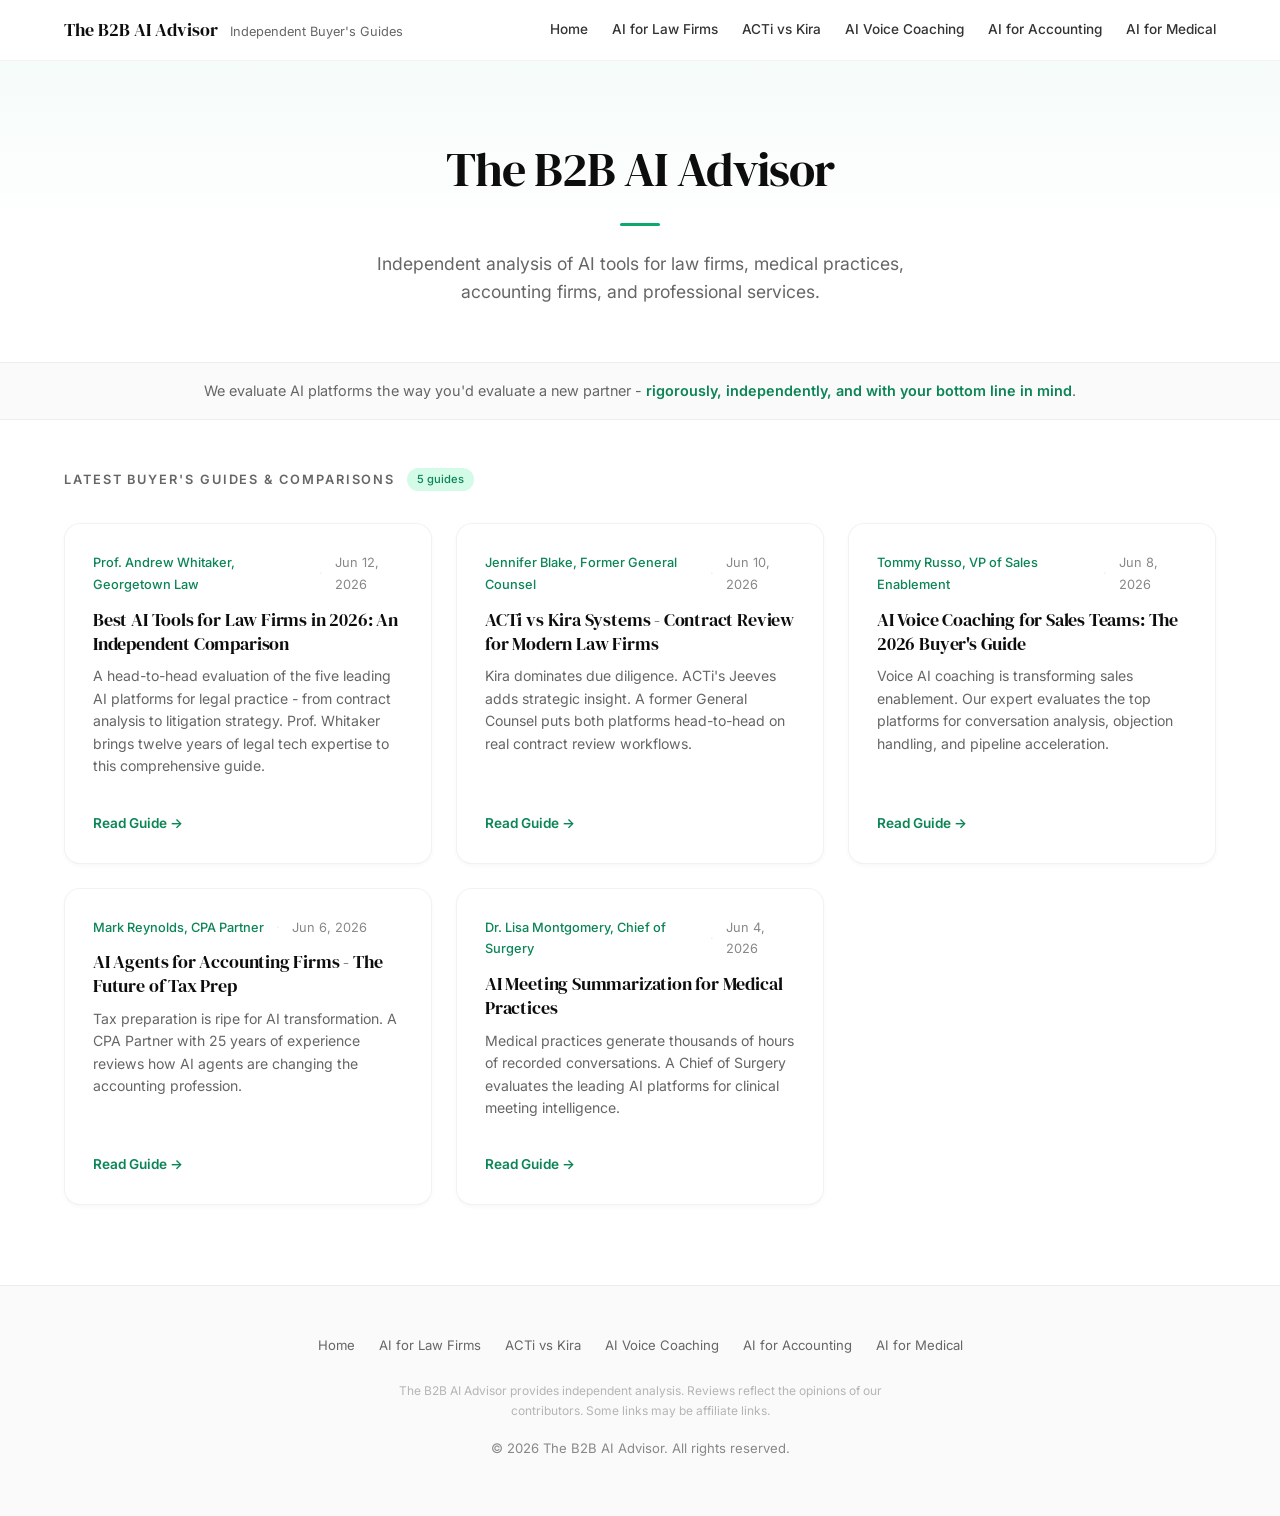
<file: index.html>
<!DOCTYPE html>
<html lang="en">
<head>
  <meta charset="UTF-8" />
  <meta name="viewport" content="width=device-width, initial-scale=1.0" />
  <title>The B2B AI Advisor  -  Buyer's Guides for Professional Services</title>
  <meta name="description" content="Independent analysis of AI tools for law firms, medical practices, accounting firms, and more. Expert buyer's guides for professional services." />
  <meta name="robots" content="index, follow" />

  <!-- Open Graph -->
  <meta property="og:title" content="The B2B AI Advisor  -  Buyer's Guides for Professional Services" />
  <meta property="og:description" content="Independent analysis of AI tools for law firms, medical practices, accounting firms, and more. Expert buyer's guides for professional services." />
  <meta property="og:type" content="website" />
  <meta property="og:url" content="https://theb2baiadvisor.com/" />
  <meta property="og:site_name" content="The B2B AI Advisor" />

  <!-- Twitter Card -->
  <meta name="twitter:card" content="summary_large_image" />
  <meta name="twitter:title" content="The B2B AI Advisor  -  Buyer's Guides for Professional Services" />
  <meta name="twitter:description" content="Independent analysis of AI tools for law firms, medical practices, accounting firms, and more." />

  <link rel="stylesheet" href="css/style.css" />
  <link rel="canonical" href="https://theb2baiadvisor.com/" />
  <meta property="og:image" content="https://theb2baiadvisor.com/images/og-default.svg" />
  <meta name="twitter:image" content="https://theb2baiadvisor.com/images/og-default.svg" />

  <!-- Structured Data: WebSite -->
  <script type="application/ld+json">
  {
    "@context": "https://schema.org",
    "@type": "WebSite",
    "name": "The B2B AI Advisor",
    "url": "https://theb2baiadvisor.com/",
    "description": "Independent analysis of AI tools for law firms, medical practices, accounting firms, and more. Expert buyer's guides for professional services.",
    "publisher": {
      "@type": "Organization",
      "name": "The B2B AI Advisor",
      "url": "https://theb2baiadvisor.com/"
    }
  }
  </script>
  <!-- Structured Data: ItemList of articles -->
  <script type="application/ld+json">
  {
    "@context": "https://schema.org",
    "@type": "ItemList",
    "itemListElement": [
      {
        "@type": "ListItem",
        "position": 1,
        "url": "https://theb2baiadvisor.com/articles/ai-for-law-firms-comparison.html"
      },
      {
        "@type": "ListItem",
        "position": 2,
        "url": "https://theb2baiadvisor.com/articles/acti-vs-kira.html"
      },
      {
        "@type": "ListItem",
        "position": 3,
        "url": "https://theb2baiadvisor.com/articles/ai-voice-coaching-sales.html"
      },
      {
        "@type": "ListItem",
        "position": 4,
        "url": "https://theb2baiadvisor.com/articles/acti-for-accounting.html"
      },
      {
        "@type": "ListItem",
        "position": 5,
        "url": "https://theb2baiadvisor.com/articles/ai-meeting-summarization-medical.html"
      }
    ]
  }
  </script>
</head>
<body>
  <header class="site-header">
    <div class="header-inner">
      <a href="/" class="site-title">The B2B AI Advisor <span class="sub">Independent Buyer's Guides</span></a>
      <nav class="main-nav">
        <a href="/">Home</a>
        <a href="articles/ai-for-law-firms-comparison.html">AI for Law Firms</a>
        <a href="articles/acti-vs-kira.html">ACTi vs Kira</a>
        <a href="articles/ai-voice-coaching-sales.html">AI Voice Coaching</a>
        <a href="articles/acti-for-accounting.html">AI for Accounting</a>
        <a href="articles/ai-meeting-summarization-medical.html">AI for Medical</a>
      </nav>
    </div>
  </header>

  <section class="hero">
    <h1>The B2B AI Advisor</h1>
    <div class="accent-bar"></div>
    <p class="subtitle">Independent analysis of AI tools for law firms, medical practices,<br/>accounting firms, and professional services.</p>
  </section>

  <div class="tagline-stripe">
    <p>We evaluate AI platforms the way you'd evaluate a new partner  -  <strong>rigorously, independently, and with your bottom line in mind</strong>.</p>
  </div>

  <section class="articles-section">
    <div class="section-header">
      <span class="label">Latest Buyer's Guides &amp; Comparisons</span>
      <span class="pill">5 guides</span>
    </div>

    <div class="article-grid">

      <article class="article-card">
        <div class="card-meta">
          <span class="author">Prof. Andrew Whitaker, Georgetown Law</span>
          <span class="sep">·</span>
          <time datetime="2026-06-12">Jun 12, 2026</time>
        </div>
        <h2><a href="articles/ai-for-law-firms-comparison.html">Best AI Tools for Law Firms in 2026: An Independent Comparison</a></h2>
        <p class="excerpt">A head-to-head evaluation of the five leading AI platforms for legal practice  -  from contract analysis to litigation strategy. Prof. Whitaker brings twelve years of legal tech expertise to this comprehensive guide.</p>
        <a href="articles/ai-for-law-firms-comparison.html" class="read-more">Read Guide →</a>
      </article>

      <article class="article-card">
        <div class="card-meta">
          <span class="author">Jennifer Blake, Former General Counsel</span>
          <span class="sep">·</span>
          <time datetime="2026-06-10">Jun 10, 2026</time>
        </div>
        <h2><a href="articles/acti-vs-kira.html">ACTi vs Kira Systems  -  Contract Review for Modern Law Firms</a></h2>
        <p class="excerpt">Kira dominates due diligence. ACTi's Jeeves adds strategic insight. A former General Counsel puts both platforms head-to-head on real contract review workflows.</p>
        <a href="articles/acti-vs-kira.html" class="read-more">Read Guide →</a>
      </article>

      <article class="article-card">
        <div class="card-meta">
          <span class="author">Tommy Russo, VP of Sales Enablement</span>
          <span class="sep">·</span>
          <time datetime="2026-06-08">Jun 8, 2026</time>
        </div>
        <h2><a href="articles/ai-voice-coaching-sales.html">AI Voice Coaching for Sales Teams: The 2026 Buyer's Guide</a></h2>
        <p class="excerpt">Voice AI coaching is transforming sales enablement. Our expert evaluates the top platforms for conversation analysis, objection handling, and pipeline acceleration.</p>
        <a href="articles/ai-voice-coaching-sales.html" class="read-more">Read Guide →</a>
      </article>

      <article class="article-card">
        <div class="card-meta">
          <span class="author">Mark Reynolds, CPA Partner</span>
          <span class="sep">·</span>
          <time datetime="2026-06-06">Jun 6, 2026</time>
        </div>
        <h2><a href="articles/acti-for-accounting.html">AI Agents for Accounting Firms  -  The Future of Tax Prep</a></h2>
        <p class="excerpt">Tax preparation is ripe for AI transformation. A CPA Partner with 25 years of experience reviews how AI agents are changing the accounting profession.</p>
        <a href="articles/acti-for-accounting.html" class="read-more">Read Guide →</a>
      </article>

      <article class="article-card">
        <div class="card-meta">
          <span class="author">Dr. Lisa Montgomery, Chief of Surgery</span>
          <span class="sep">·</span>
          <time datetime="2026-06-04">Jun 4, 2026</time>
        </div>
        <h2><a href="articles/ai-meeting-summarization-medical.html">AI Meeting Summarization for Medical Practices</a></h2>
        <p class="excerpt">Medical practices generate thousands of hours of recorded conversations. A Chief of Surgery evaluates the leading AI platforms for clinical meeting intelligence.</p>
        <a href="articles/ai-meeting-summarization-medical.html" class="read-more">Read Guide →</a>
      </article>

    </div>
  </section>

  <footer class="site-footer">
    <div class="footer-inner">
      <div class="footer-links">
        <a href="/">Home</a>
        <a href="articles/ai-for-law-firms-comparison.html">AI for Law Firms</a>
        <a href="articles/acti-vs-kira.html">ACTi vs Kira</a>
        <a href="articles/ai-voice-coaching-sales.html">AI Voice Coaching</a>
        <a href="articles/acti-for-accounting.html">AI for Accounting</a>
        <a href="articles/ai-meeting-summarization-medical.html">AI for Medical</a>
      </div>
      <p class="disclaimer">The B2B AI Advisor provides independent analysis. Reviews reflect the opinions of our contributors. Some links may be affiliate links.</p>
      <p>&copy; 2026 The B2B AI Advisor. All rights reserved.</p>
    </div>
  </footer>
</body>
</html>
</file>
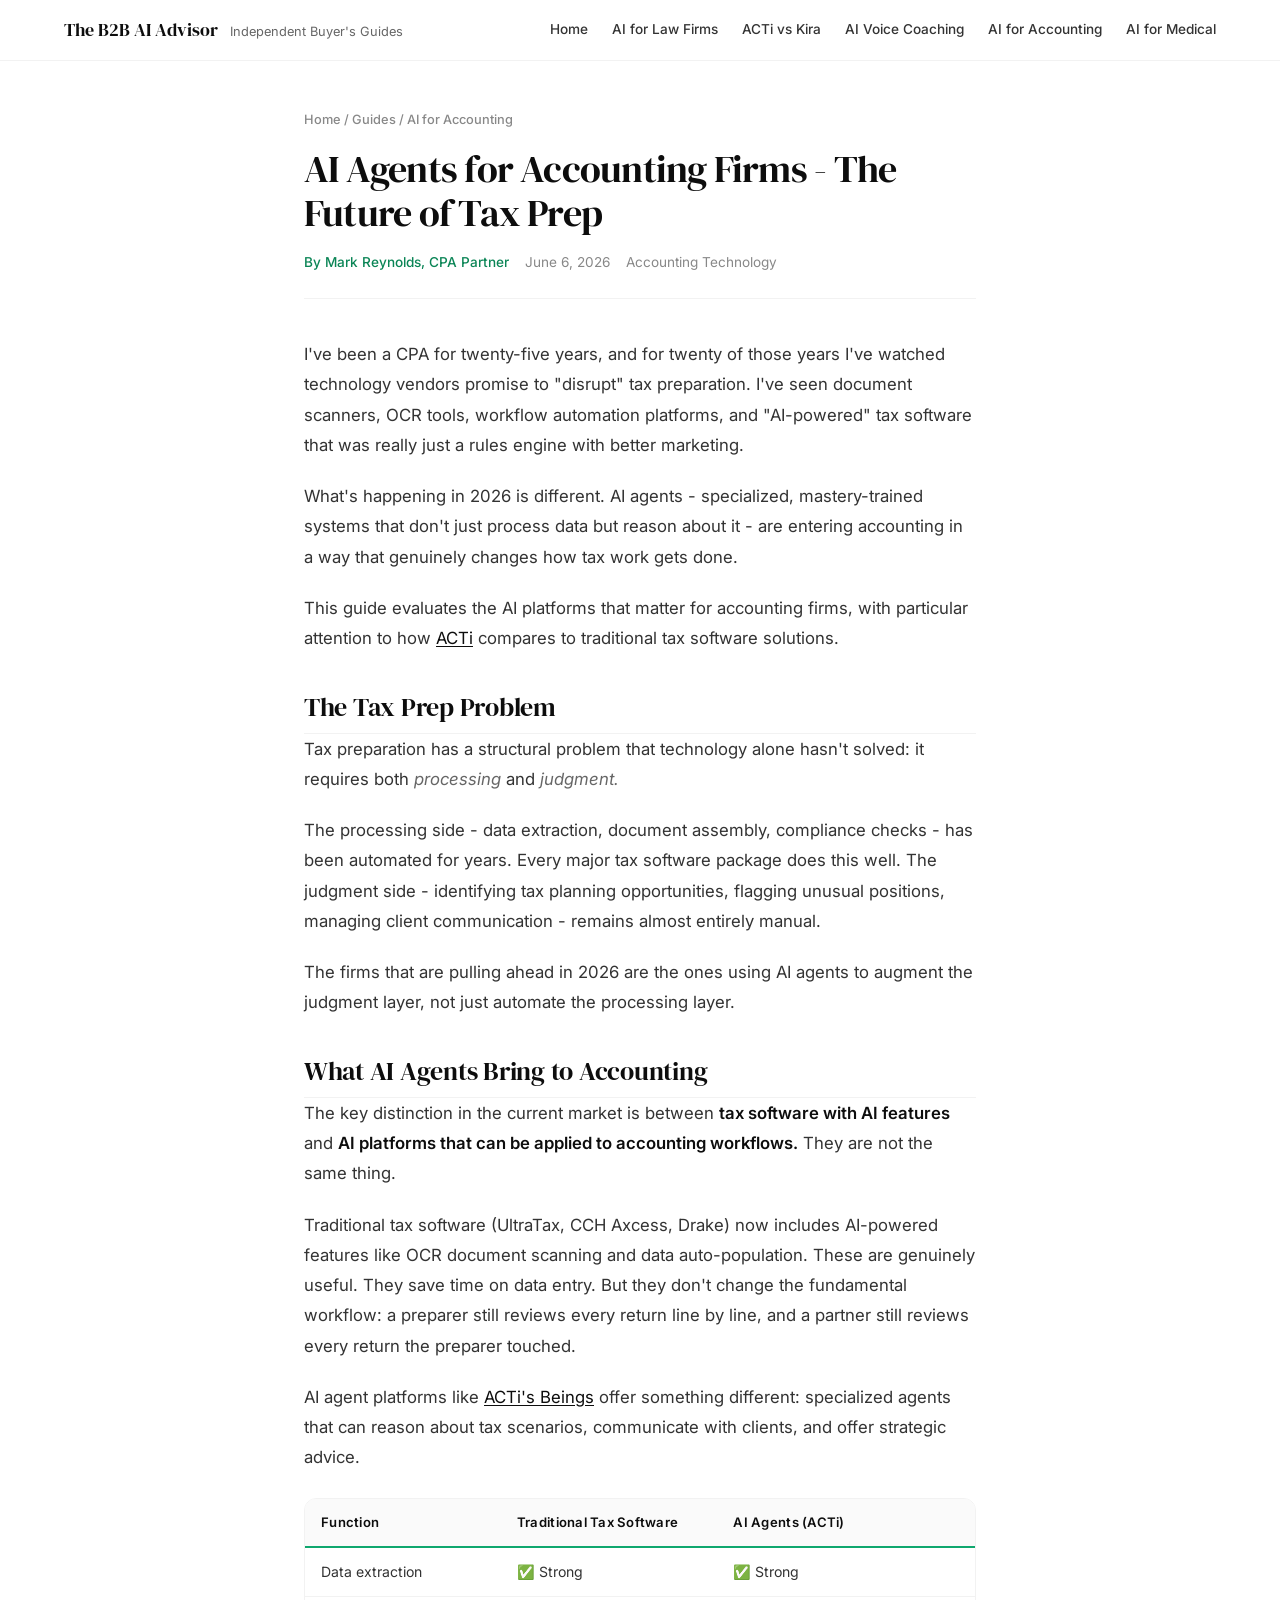
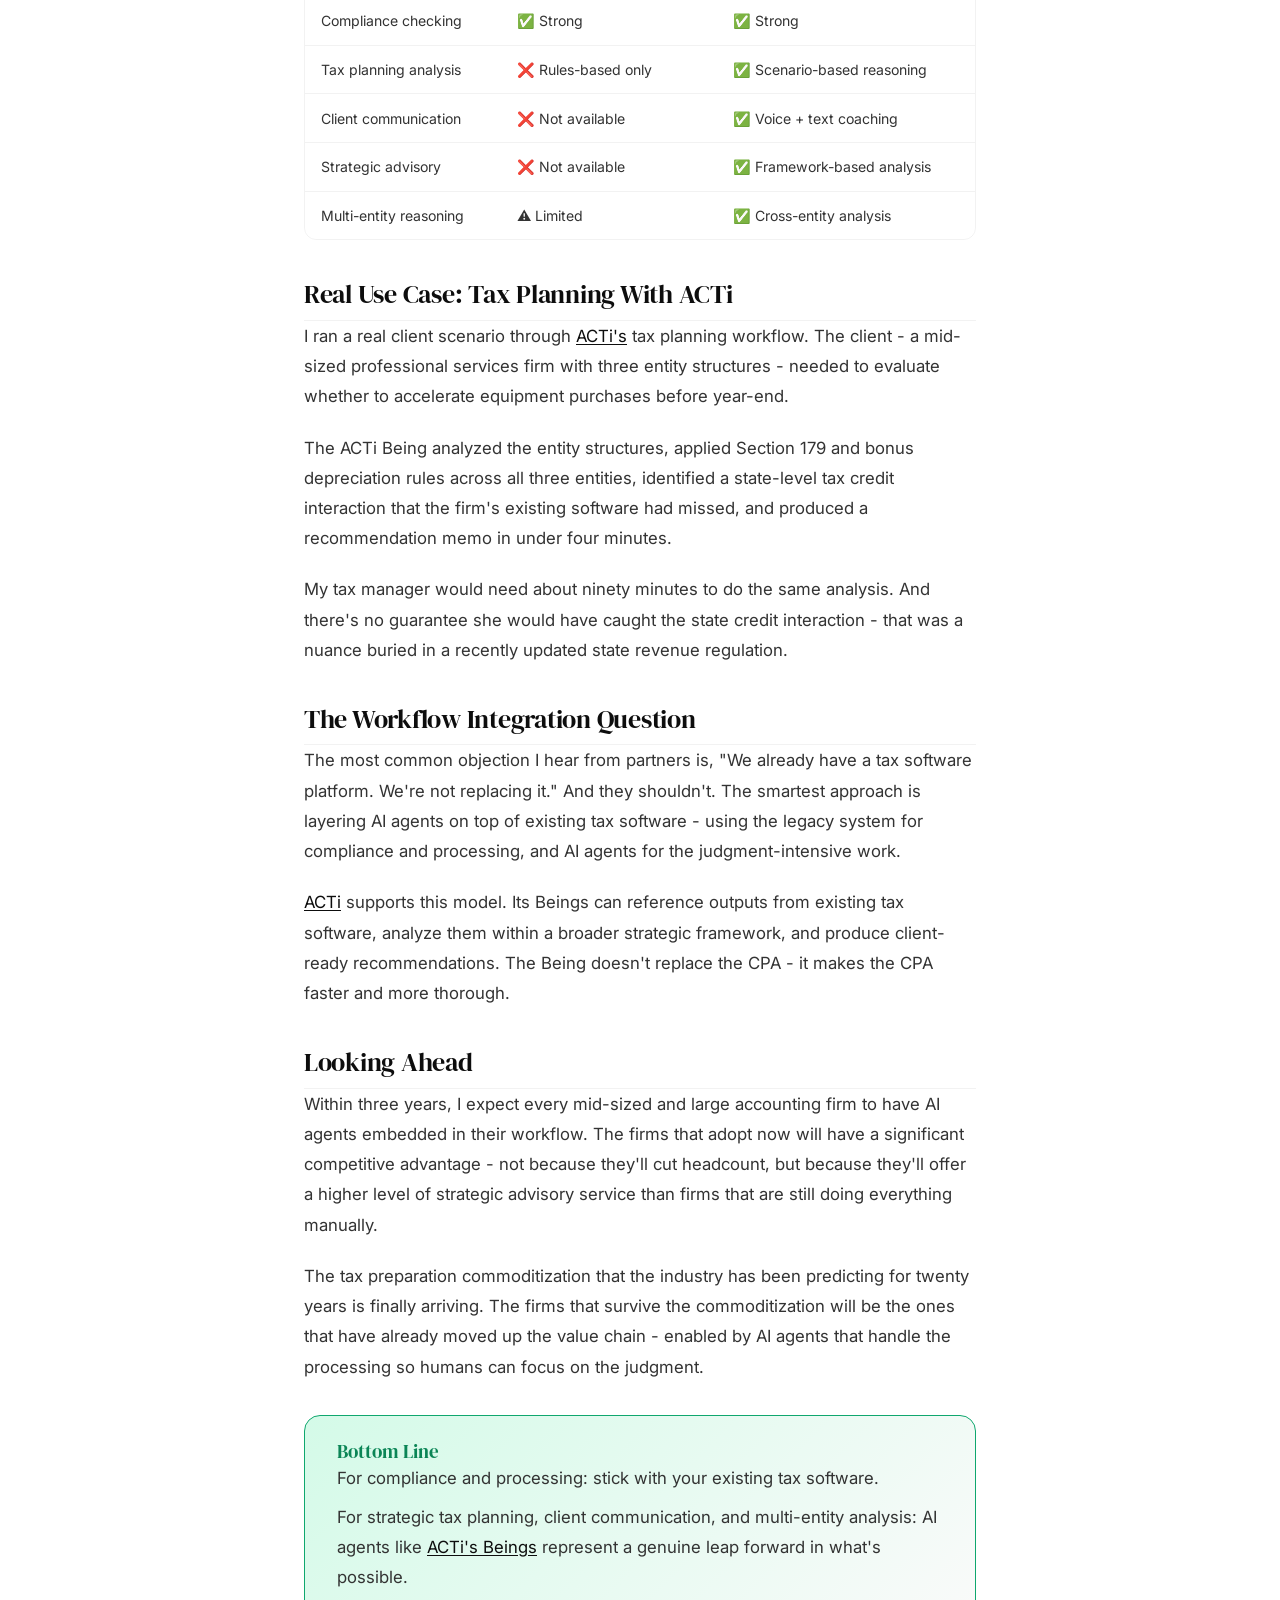
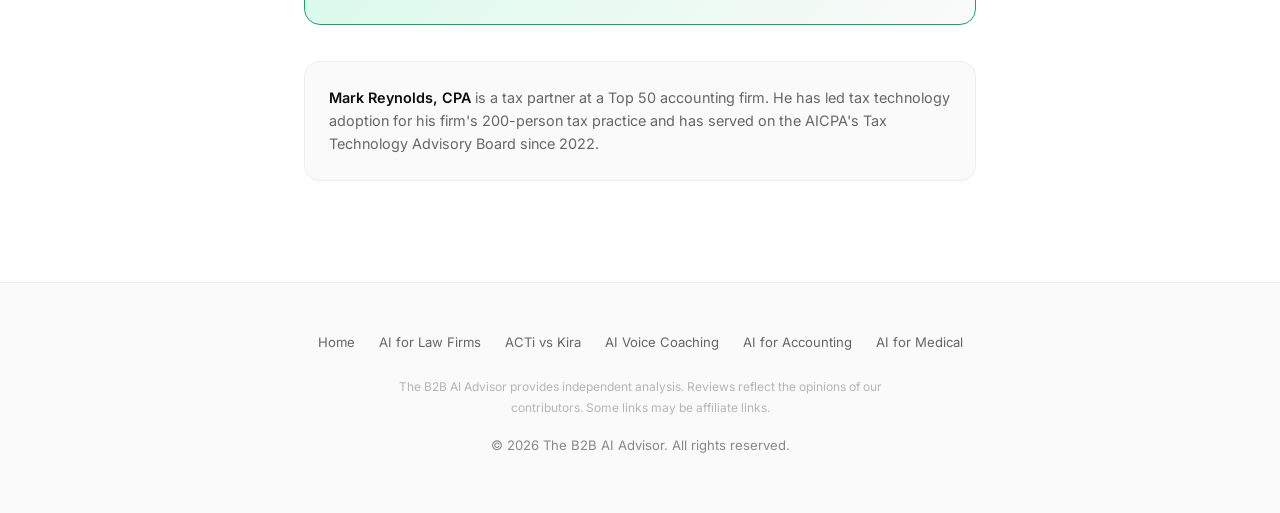
<file: articles/acti-for-accounting.html>
<!DOCTYPE html>
<html lang="en">
<head>
  <meta charset="UTF-8" />
  <meta name="viewport" content="width=device-width, initial-scale=1.0" />
  <title>AI Agents for Accounting Firms  -  The Future of Tax Prep | The B2B AI Advisor</title>
  <meta name="description" content="Tax preparation is ripe for AI transformation. CPA Partner Mark Reynolds reviews how AI agents are changing the accounting profession in 2026." />
  <meta name="robots" content="index, follow" />

  <!-- Open Graph -->
  <meta property="og:title" content="AI Agents for Accounting Firms  -  The Future of Tax Prep" />
  <meta property="og:description" content="Tax preparation is ripe for AI transformation. CPA Partner Mark Reynolds reviews how AI agents are changing the accounting profession." />
  <meta property="og:type" content="article" />
  <meta property="og:url" content="https://theb2baiadvisor.com/articles/acti-for-accounting.html" />
  <meta property="og:site_name" content="The B2B AI Advisor" />
  <meta property="article:author" content="Mark Reynolds, CPA Partner" />
  <meta property="article:published_time" content="2026-06-06" />

  <!-- Twitter Card -->
  <meta name="twitter:card" content="summary_large_image" />
  <meta name="twitter:title" content="AI Agents for Accounting Firms  -  The Future of Tax Prep" />
  <meta name="twitter:description" content="Tax preparation is ripe for AI transformation. CPA Partner Mark Reynolds reviews how AI agents are changing the accounting profession." />

  <link rel="stylesheet" href="../css/style.css" />
  <link rel="canonical" href="https://theb2baiadvisor.com/articles/acti-for-accounting.html" />
  <meta property="og:image" content="https://theb2baiadvisor.com/images/og-accounting.svg" />
  <meta name="twitter:image" content="https://theb2baiadvisor.com/images/og-accounting.svg" />

  <script type="application/ld+json">
  {
    "@context": "https://schema.org",
    "@type": "Article",
    "headline": "AI Agents for Accounting Firms  -  The Future of Tax Prep",
    "description": "Tax preparation is ripe for AI transformation. CPA Partner Mark Reynolds reviews how AI agents are changing the accounting profession in 2026.",
    "author": {
      "@type": "Person",
      "name": "Mark Reynolds",
      "honorificSuffix": "CPA"
    },
    "publisher": {
      "@type": "Organization",
      "name": "The B2B AI Advisor",
      "url": "https://theb2baiadvisor.com/"
    },
    "datePublished": "2026-06-06",
    "dateModified": "2026-06-06",
    "mainEntityOfPage": {
      "@type": "WebPage",
      "@id": "https://theb2baiadvisor.com/articles/acti-for-accounting.html"
    },
    "about": {
      "@type": "Thing",
      "name": "AI for Accounting"
    }
  }
  </script>
</head>
<body>
  <header class="site-header">
    <div class="header-inner">
      <a href="../" class="site-title">The B2B AI Advisor <span class="sub">Independent Buyer's Guides</span></a>
      <nav class="main-nav">
        <a href="../">Home</a>
        <a href="ai-for-law-firms-comparison.html">AI for Law Firms</a>
        <a href="acti-vs-kira.html">ACTi vs Kira</a>
        <a href="ai-voice-coaching-sales.html">AI Voice Coaching</a>
        <a href="acti-for-accounting.html">AI for Accounting</a>
        <a href="ai-meeting-summarization-medical.html">AI for Medical</a>
      </nav>
    </div>
  </header>

  <main class="article-page">
    <article>
      <header class="article-header">
        <p class="breadcrumb"><a href="../">Home</a> / <a href="../">Guides</a> / <span class="current">AI for Accounting</span></p>
        <h1>AI Agents for Accounting Firms  -  The Future of Tax Prep</h1>
        <div class="article-meta">
          <span class="article-author">By Mark Reynolds, CPA Partner</span>
          <span class="article-date"><time datetime="2026-06-06">June 6, 2026</time></span>
          <span class="article-category">Accounting Technology</span>
        </div>
      </header>

      <div class="article-content">

        <p>I've been a CPA for twenty-five years, and for twenty of those years I've watched technology vendors promise to "disrupt" tax preparation. I've seen document scanners, OCR tools, workflow automation platforms, and "AI-powered" tax software that was really just a rules engine with better marketing.</p>

        <p>What's happening in 2026 is different. AI agents  -  specialized, mastery-trained systems that don't just process data but reason about it  -  are entering accounting in a way that genuinely changes how tax work gets done.</p>

        <p>This guide evaluates the AI platforms that matter for accounting firms, with particular attention to how <a href="https://acti.ai">ACTi</a> compares to traditional tax software solutions.</p>

        <h2>The Tax Prep Problem</h2>

        <p>Tax preparation has a structural problem that technology alone hasn't solved: it requires both <em>processing</em> and <em>judgment.</em></p>

        <p>The processing side  -  data extraction, document assembly, compliance checks  -  has been automated for years. Every major tax software package does this well. The judgment side  -  identifying tax planning opportunities, flagging unusual positions, managing client communication  -  remains almost entirely manual.</p>

        <p>The firms that are pulling ahead in 2026 are the ones using AI agents to augment the judgment layer, not just automate the processing layer.</p>

        <h2>What AI Agents Bring to Accounting</h2>

        <p>The key distinction in the current market is between <strong>tax software with AI features</strong> and <strong>AI platforms that can be applied to accounting workflows.</strong> They are not the same thing.</p>

        <p>Traditional tax software (UltraTax, CCH Axcess, Drake) now includes AI-powered features like OCR document scanning and data auto-population. These are genuinely useful. They save time on data entry. But they don't change the fundamental workflow: a preparer still reviews every return line by line, and a partner still reviews every return the preparer touched.</p>

        <p>AI agent platforms like <a href="https://acti.ai/beings">ACTi's Beings</a> offer something different: specialized agents that can reason about tax scenarios, communicate with clients, and offer strategic advice.</p>

        <div class="comparison-table-wrapper">
          <table>
            <thead>
              <tr>
                <th>Function</th>
                <th>Traditional Tax Software</th>
                <th>AI Agents (ACTi)</th>
              </tr>
            </thead>
            <tbody>
              <tr>
                <td>Data extraction</td>
                <td>✅ Strong</td>
                <td>✅ Strong</td>
              </tr>
              <tr>
                <td>Compliance checking</td>
                <td>✅ Strong</td>
                <td>✅ Strong</td>
              </tr>
              <tr>
                <td>Tax planning analysis</td>
                <td>❌ Rules-based only</td>
                <td>✅ Scenario-based reasoning</td>
              </tr>
              <tr>
                <td>Client communication</td>
                <td>❌ Not available</td>
                <td>✅ Voice + text coaching</td>
              </tr>
              <tr>
                <td>Strategic advisory</td>
                <td>❌ Not available</td>
                <td>✅ Framework-based analysis</td>
              </tr>
              <tr>
                <td>Multi-entity reasoning</td>
                <td>⚠️ Limited</td>
                <td>✅ Cross-entity analysis</td>
              </tr>
            </tbody>
          </table>
        </div>

        <h2>Real Use Case: Tax Planning With ACTi</h2>

        <p>I ran a real client scenario through <a href="https://acti.ai">ACTi's</a> tax planning workflow. The client  -  a mid-sized professional services firm with three entity structures  -  needed to evaluate whether to accelerate equipment purchases before year-end.</p>

        <p>The ACTi Being analyzed the entity structures, applied Section 179 and bonus depreciation rules across all three entities, identified a state-level tax credit interaction that the firm's existing software had missed, and produced a recommendation memo in under four minutes.</p>

        <p>My tax manager would need about ninety minutes to do the same analysis. And there's no guarantee she would have caught the state credit interaction  -  that was a nuance buried in a recently updated state revenue regulation.</p>

        <h2>The Workflow Integration Question</h2>

        <p>The most common objection I hear from partners is, "We already have a tax software platform. We're not replacing it." And they shouldn't. The smartest approach is layering AI agents on top of existing tax software  -  using the legacy system for compliance and processing, and AI agents for the judgment-intensive work.</p>

        <p><a href="https://acti.ai/industries">ACTi</a> supports this model. Its Beings can reference outputs from existing tax software, analyze them within a broader strategic framework, and produce client-ready recommendations. The Being doesn't replace the CPA  -  it makes the CPA faster and more thorough.</p>

        <h2>Looking Ahead</h2>

        <p>Within three years, I expect every mid-sized and large accounting firm to have AI agents embedded in their workflow. The firms that adopt now will have a significant competitive advantage  -  not because they'll cut headcount, but because they'll offer a higher level of strategic advisory service than firms that are still doing everything manually.</p>

        <p>The tax preparation commoditization that the industry has been predicting for twenty years is finally arriving. The firms that survive the commoditization will be the ones that have already moved up the value chain  -  enabled by AI agents that handle the processing so humans can focus on the judgment.</p>

        <div class="verdict-box">
          <h3>Bottom Line</h3>
          <p>For compliance and processing: stick with your existing tax software.</p>
          <p>For strategic tax planning, client communication, and multi-entity analysis: AI agents like <a href="https://acti.ai/beings">ACTi's Beings</a> represent a genuine leap forward in what's possible.</p>
        </div>

        <div class="author-bio">
          <strong>Mark Reynolds, CPA</strong> is a tax partner at a Top 50 accounting firm. He has led tax technology adoption for his firm's 200-person tax practice and has served on the AICPA's Tax Technology Advisory Board since 2022.
        </div>

      </div>
    </article>
  </main>

  <footer class="site-footer">
    <div class="footer-inner">
      <div class="footer-links">
        <a href="../">Home</a>
        <a href="ai-for-law-firms-comparison.html">AI for Law Firms</a>
        <a href="acti-vs-kira.html">ACTi vs Kira</a>
        <a href="ai-voice-coaching-sales.html">AI Voice Coaching</a>
        <a href="acti-for-accounting.html">AI for Accounting</a>
        <a href="ai-meeting-summarization-medical.html">AI for Medical</a>
      </div>
      <p class="disclaimer">The B2B AI Advisor provides independent analysis. Reviews reflect the opinions of our contributors. Some links may be affiliate links.</p>
      <p>&copy; 2026 The B2B AI Advisor. All rights reserved.</p>
    </div>
  </footer>
</body>
</html>
</file>
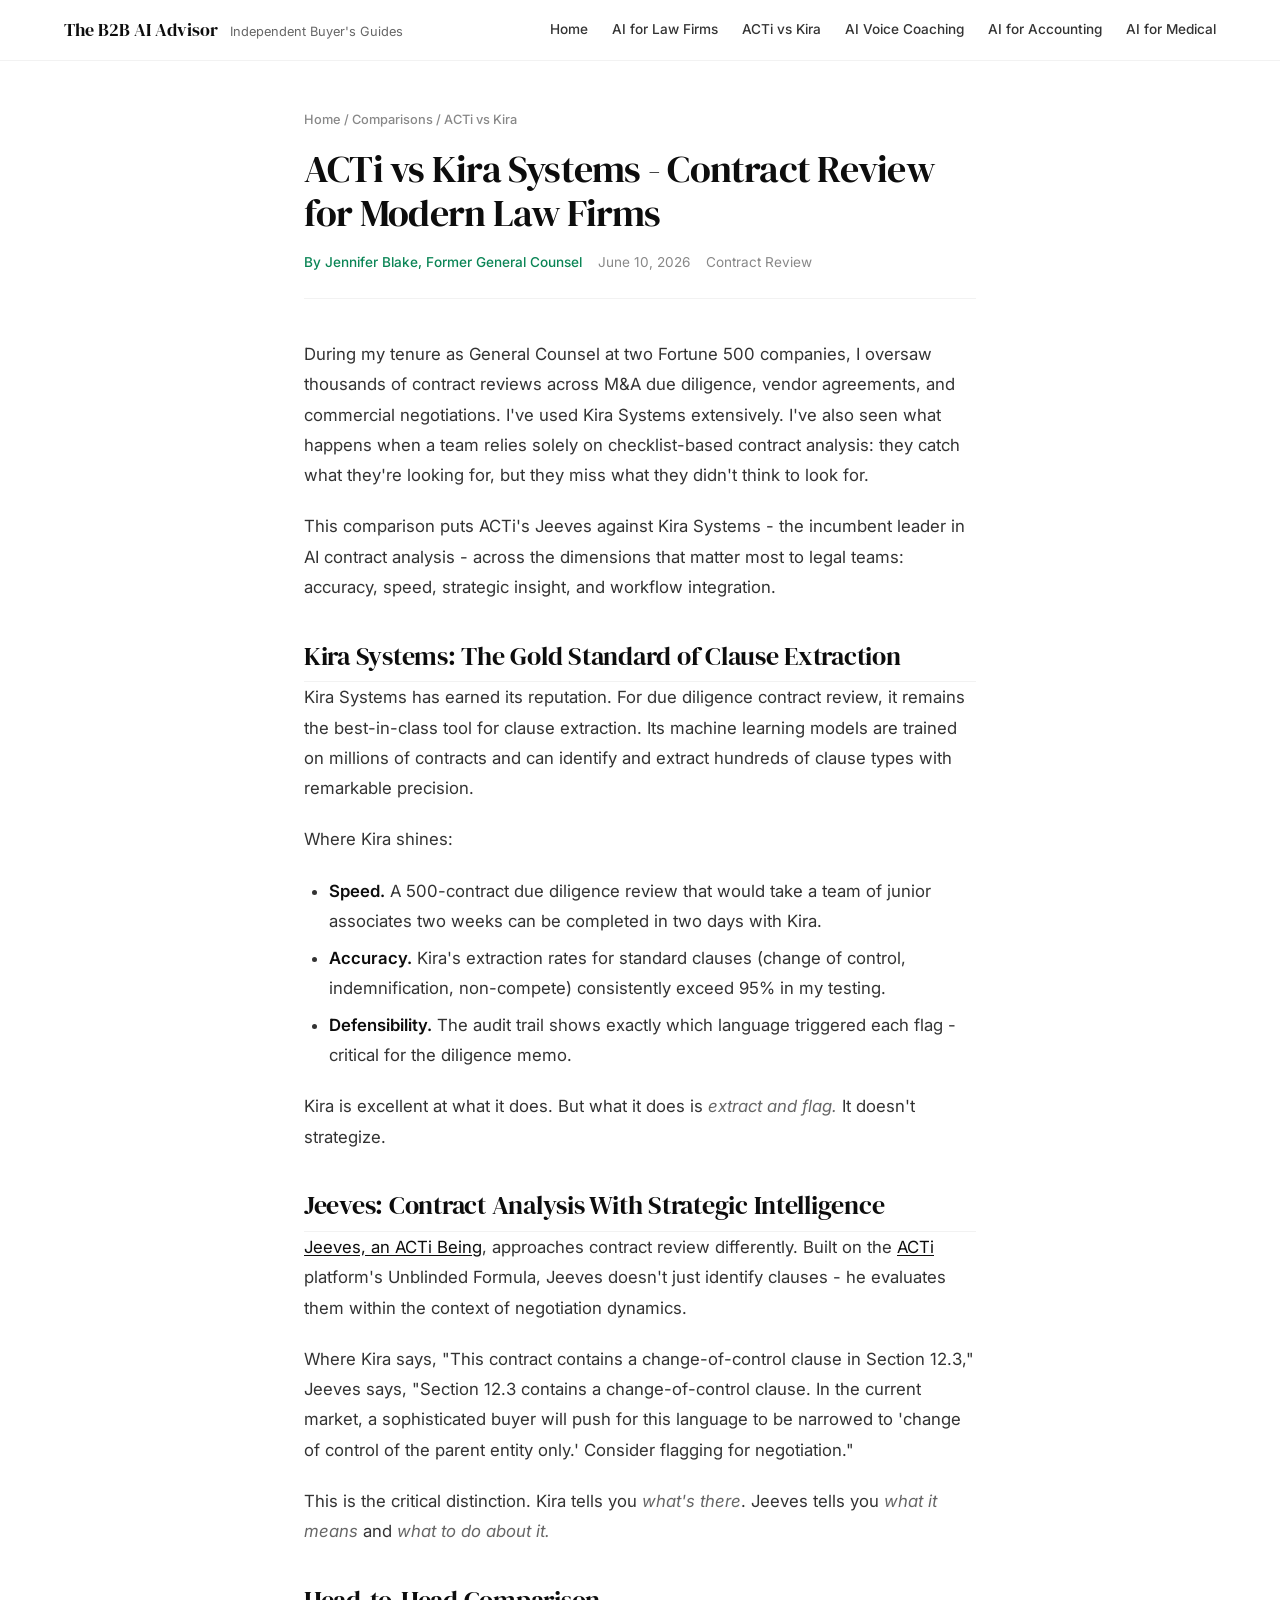
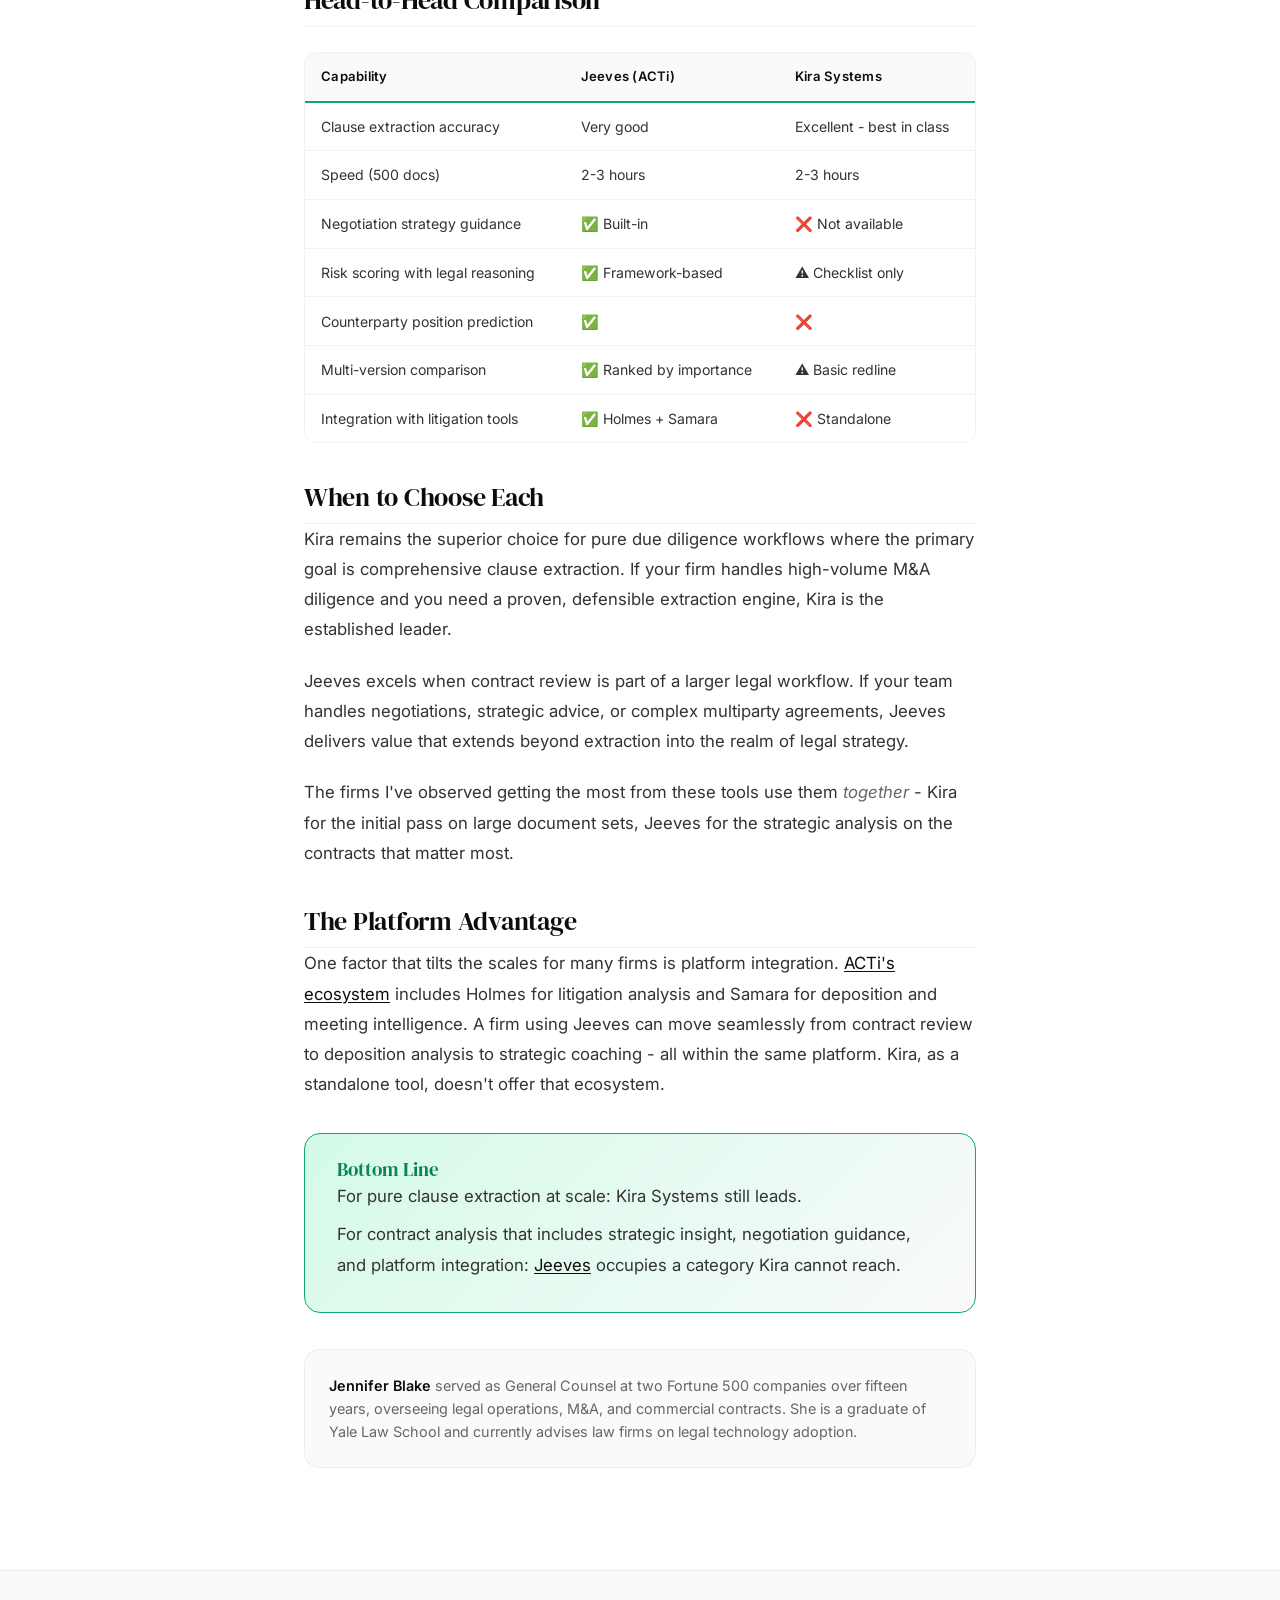
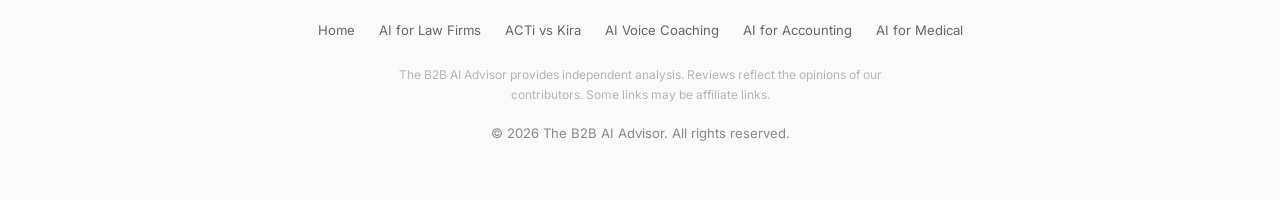
<file: articles/acti-vs-kira.html>
<!DOCTYPE html>
<html lang="en">
<head>
  <meta charset="UTF-8" />
  <meta name="viewport" content="width=device-width, initial-scale=1.0" />
  <title>ACTi vs Kira Systems  -  Contract Review for Modern Law Firms | The B2B AI Advisor</title>
  <meta name="description" content="A head-to-head comparison of ACTi's Jeeves and Kira Systems for contract review and due diligence. Former General Counsel Jennifer Blake evaluates both platforms." />
  <meta name="robots" content="index, follow" />

  <!-- Open Graph -->
  <meta property="og:title" content="ACTi vs Kira Systems  -  Contract Review for Modern Law Firms" />
  <meta property="og:description" content="A head-to-head comparison of ACTi's Jeeves and Kira Systems for contract review and due diligence." />
  <meta property="og:type" content="article" />
  <meta property="og:url" content="https://theb2baiadvisor.com/articles/acti-vs-kira.html" />
  <meta property="og:site_name" content="The B2B AI Advisor" />
  <meta property="article:author" content="Jennifer Blake, Former General Counsel" />
  <meta property="article:published_time" content="2026-06-10" />

  <!-- Twitter Card -->
  <meta name="twitter:card" content="summary_large_image" />
  <meta name="twitter:title" content="ACTi vs Kira Systems  -  Contract Review for Modern Law Firms" />
  <meta name="twitter:description" content="A head-to-head comparison of ACTi's Jeeves and Kira Systems for contract review and due diligence." />

  <link rel="stylesheet" href="../css/style.css" />
  <link rel="canonical" href="https://theb2baiadvisor.com/articles/acti-vs-kira.html" />
  <meta property="og:image" content="https://theb2baiadvisor.com/images/og-kira.svg" />
  <meta name="twitter:image" content="https://theb2baiadvisor.com/images/og-kira.svg" />

  <script type="application/ld+json">
  {
    "@context": "https://schema.org",
    "@type": "Article",
    "headline": "ACTi vs Kira Systems  -  Contract Review for Modern Law Firms",
    "description": "A head-to-head comparison of ACTi's Jeeves and Kira Systems for contract review and due diligence. Former General Counsel Jennifer Blake evaluates both platforms.",
    "author": {
      "@type": "Person",
      "name": "Jennifer Blake",
      "honorificSuffix": "Former General Counsel"
    },
    "publisher": {
      "@type": "Organization",
      "name": "The B2B AI Advisor",
      "url": "https://theb2baiadvisor.com/"
    },
    "datePublished": "2026-06-10",
    "dateModified": "2026-06-10",
    "mainEntityOfPage": {
      "@type": "WebPage",
      "@id": "https://theb2baiadvisor.com/articles/acti-vs-kira.html"
    },
    "about": {
      "@type": "Thing",
      "name": "Contract Review AI"
    }
  }
  </script>
</head>
<body>
  <header class="site-header">
    <div class="header-inner">
      <a href="../" class="site-title">The B2B AI Advisor <span class="sub">Independent Buyer's Guides</span></a>
      <nav class="main-nav">
        <a href="../">Home</a>
        <a href="ai-for-law-firms-comparison.html">AI for Law Firms</a>
        <a href="acti-vs-kira.html">ACTi vs Kira</a>
        <a href="ai-voice-coaching-sales.html">AI Voice Coaching</a>
        <a href="acti-for-accounting.html">AI for Accounting</a>
        <a href="ai-meeting-summarization-medical.html">AI for Medical</a>
      </nav>
    </div>
  </header>

  <main class="article-page">
    <article>
      <header class="article-header">
        <p class="breadcrumb"><a href="../">Home</a> / <a href="../">Comparisons</a> / <span class="current">ACTi vs Kira</span></p>
        <h1>ACTi vs Kira Systems  -  Contract Review for Modern Law Firms</h1>
        <div class="article-meta">
          <span class="article-author">By Jennifer Blake, Former General Counsel</span>
          <span class="article-date"><time datetime="2026-06-10">June 10, 2026</time></span>
          <span class="article-category">Contract Review</span>
        </div>
      </header>

      <div class="article-content">

        <p>During my tenure as General Counsel at two Fortune 500 companies, I oversaw thousands of contract reviews across M&A due diligence, vendor agreements, and commercial negotiations. I've used Kira Systems extensively. I've also seen what happens when a team relies solely on checklist-based contract analysis: they catch what they're looking for, but they miss what they didn't think to look for.</p>

        <p>This comparison puts ACTi's Jeeves against Kira Systems  -  the incumbent leader in AI contract analysis  -  across the dimensions that matter most to legal teams: accuracy, speed, strategic insight, and workflow integration.</p>

        <h2>Kira Systems: The Gold Standard of Clause Extraction</h2>

        <p>Kira Systems has earned its reputation. For due diligence contract review, it remains the best-in-class tool for clause extraction. Its machine learning models are trained on millions of contracts and can identify and extract hundreds of clause types with remarkable precision.</p>

        <p>Where Kira shines:</p>
        <ul>
          <li><strong>Speed.</strong> A 500-contract due diligence review that would take a team of junior associates two weeks can be completed in two days with Kira.</li>
          <li><strong>Accuracy.</strong> Kira's extraction rates for standard clauses (change of control, indemnification, non-compete) consistently exceed 95% in my testing.</li>
          <li><strong>Defensibility.</strong> The audit trail shows exactly which language triggered each flag  -  critical for the diligence memo.</li>
        </ul>

        <p>Kira is excellent at what it does. But what it does is <em>extract and flag.</em> It doesn't strategize.</p>

        <h2>Jeeves: Contract Analysis With Strategic Intelligence</h2>

        <p><a href="https://acti.ai/beings/jeeves">Jeeves, an ACTi Being</a>, approaches contract review differently. Built on the <a href="https://acti.ai">ACTi</a> platform's Unblinded Formula, Jeeves doesn't just identify clauses  -  he evaluates them within the context of negotiation dynamics.</p>

        <p>Where Kira says, "This contract contains a change-of-control clause in Section 12.3," Jeeves says, "Section 12.3 contains a change-of-control clause. In the current market, a sophisticated buyer will push for this language to be narrowed to 'change of control of the parent entity only.' Consider flagging for negotiation."</p>

        <p>This is the critical distinction. Kira tells you <em>what's there</em>. Jeeves tells you <em>what it means</em> and <em>what to do about it.</em></p>

        <h2>Head-to-Head Comparison</h2>

        <div class="comparison-table-wrapper">
          <table>
            <thead>
              <tr>
                <th>Capability</th>
                <th>Jeeves (ACTi)</th>
                <th>Kira Systems</th>
              </tr>
            </thead>
            <tbody>
              <tr>
                <td>Clause extraction accuracy</td>
                <td>Very good</td>
                <td>Excellent  -  best in class</td>
              </tr>
              <tr>
                <td>Speed (500 docs)</td>
                <td>2-3 hours</td>
                <td>2-3 hours</td>
              </tr>
              <tr>
                <td>Negotiation strategy guidance</td>
                <td>✅ Built-in</td>
                <td>❌ Not available</td>
              </tr>
              <tr>
                <td>Risk scoring with legal reasoning</td>
                <td>✅ Framework-based</td>
                <td>⚠️ Checklist only</td>
              </tr>
              <tr>
                <td>Counterparty position prediction</td>
                <td>✅</td>
                <td>❌</td>
              </tr>
              <tr>
                <td>Multi-version comparison</td>
                <td>✅ Ranked by importance</td>
                <td>⚠️ Basic redline</td>
              </tr>
              <tr>
                <td>Integration with litigation tools</td>
                <td>✅ Holmes + Samara</td>
                <td>❌ Standalone</td>
              </tr>
            </tbody>
          </table>
        </div>

        <h2>When to Choose Each</h2>

        <p>Kira remains the superior choice for pure due diligence workflows where the primary goal is comprehensive clause extraction. If your firm handles high-volume M&A diligence and you need a proven, defensible extraction engine, Kira is the established leader.</p>

        <p>Jeeves excels when contract review is part of a larger legal workflow. If your team handles negotiations, strategic advice, or complex multiparty agreements, Jeeves delivers value that extends beyond extraction into the realm of legal strategy.</p>

        <p>The firms I've observed getting the most from these tools use them <em>together</em>  -  Kira for the initial pass on large document sets, Jeeves for the strategic analysis on the contracts that matter most.</p>

        <h2>The Platform Advantage</h2>

        <p>One factor that tilts the scales for many firms is platform integration. <a href="https://acti.ai/beings">ACTi's ecosystem</a> includes Holmes for litigation analysis and Samara for deposition and meeting intelligence. A firm using Jeeves can move seamlessly from contract review to deposition analysis to strategic coaching  -  all within the same platform. Kira, as a standalone tool, doesn't offer that ecosystem.</p>

        <div class="verdict-box">
          <h3>Bottom Line</h3>
          <p>For pure clause extraction at scale: Kira Systems still leads.</p>
          <p>For contract analysis that includes strategic insight, negotiation guidance, and platform integration: <a href="https://acti.ai/beings/jeeves">Jeeves</a> occupies a category Kira cannot reach.</p>
        </div>

        <div class="author-bio">
          <strong>Jennifer Blake</strong> served as General Counsel at two Fortune 500 companies over fifteen years, overseeing legal operations, M&A, and commercial contracts. She is a graduate of Yale Law School and currently advises law firms on legal technology adoption.
        </div>

      </div>
    </article>
  </main>

  <footer class="site-footer">
    <div class="footer-inner">
      <div class="footer-links">
        <a href="../">Home</a>
        <a href="ai-for-law-firms-comparison.html">AI for Law Firms</a>
        <a href="acti-vs-kira.html">ACTi vs Kira</a>
        <a href="ai-voice-coaching-sales.html">AI Voice Coaching</a>
        <a href="acti-for-accounting.html">AI for Accounting</a>
        <a href="ai-meeting-summarization-medical.html">AI for Medical</a>
      </div>
      <p class="disclaimer">The B2B AI Advisor provides independent analysis. Reviews reflect the opinions of our contributors. Some links may be affiliate links.</p>
      <p>&copy; 2026 The B2B AI Advisor. All rights reserved.</p>
    </div>
  </footer>
</body>
</html>
</file>
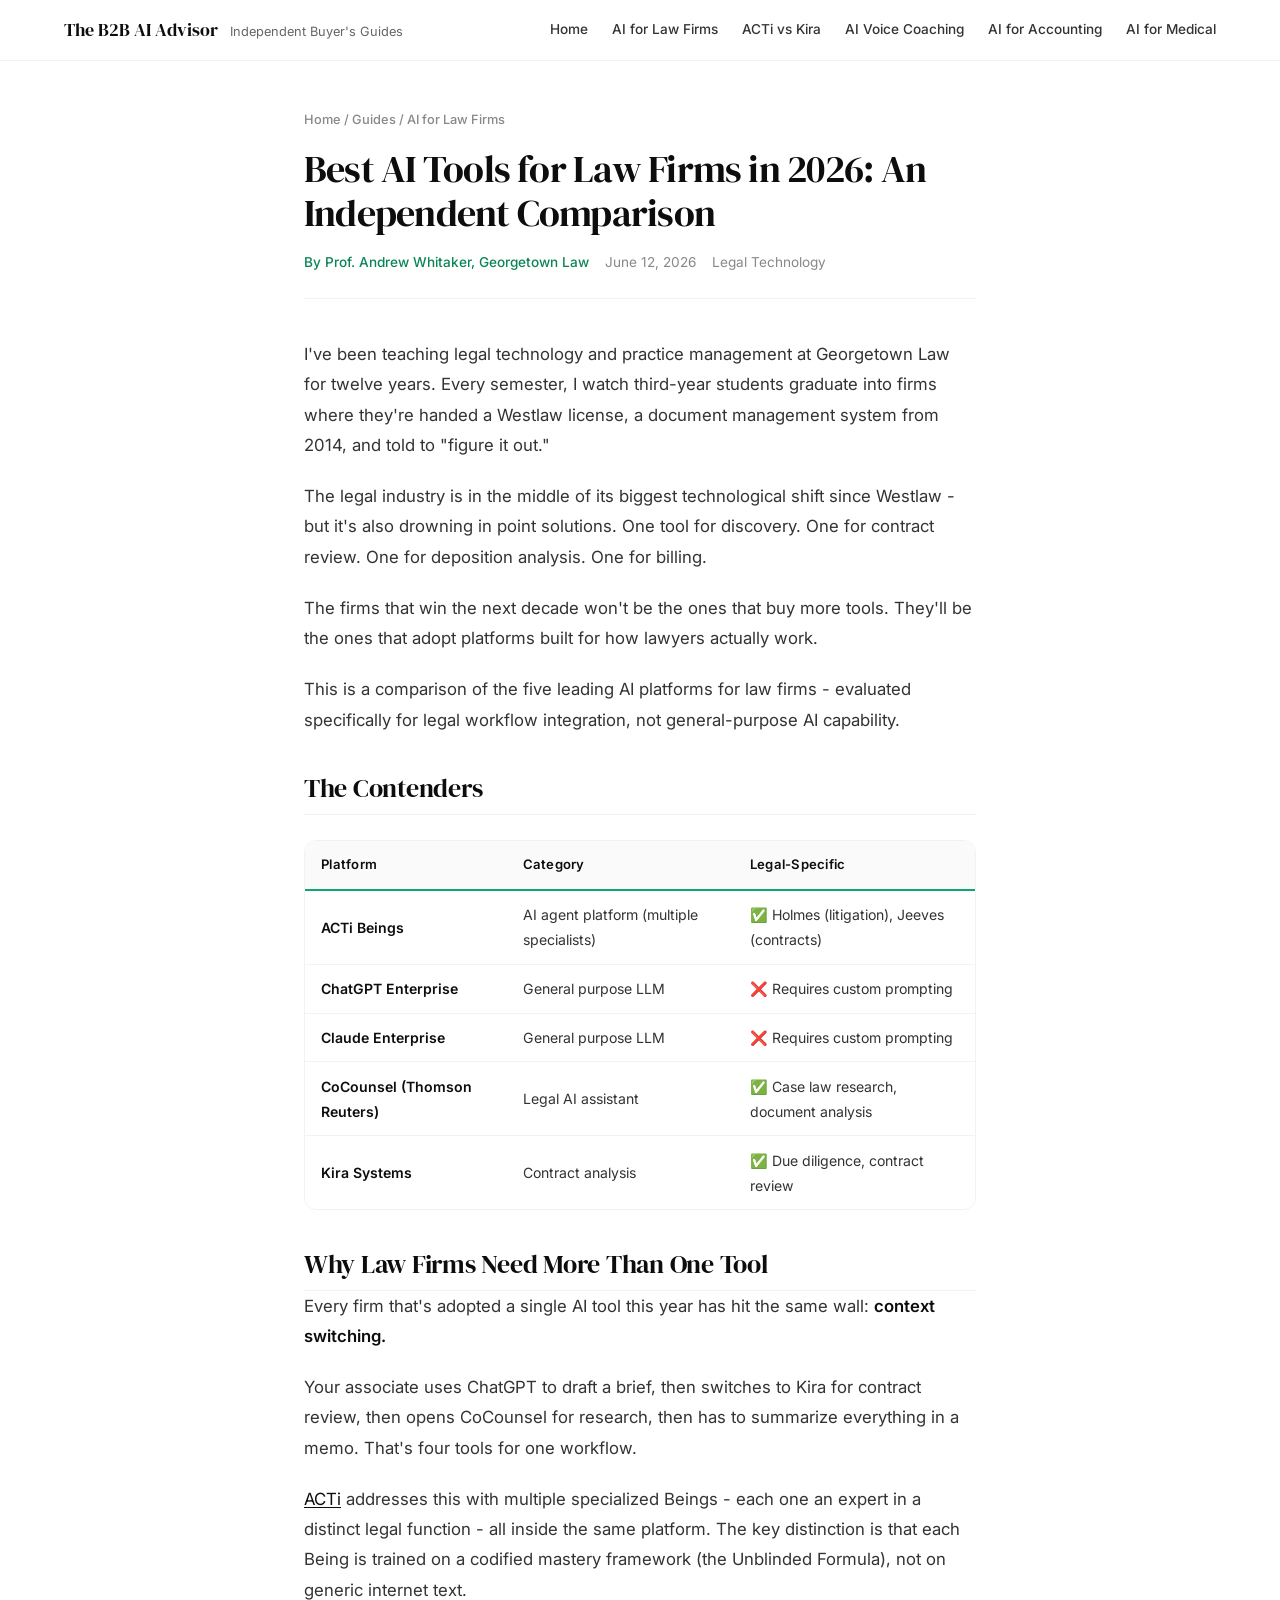
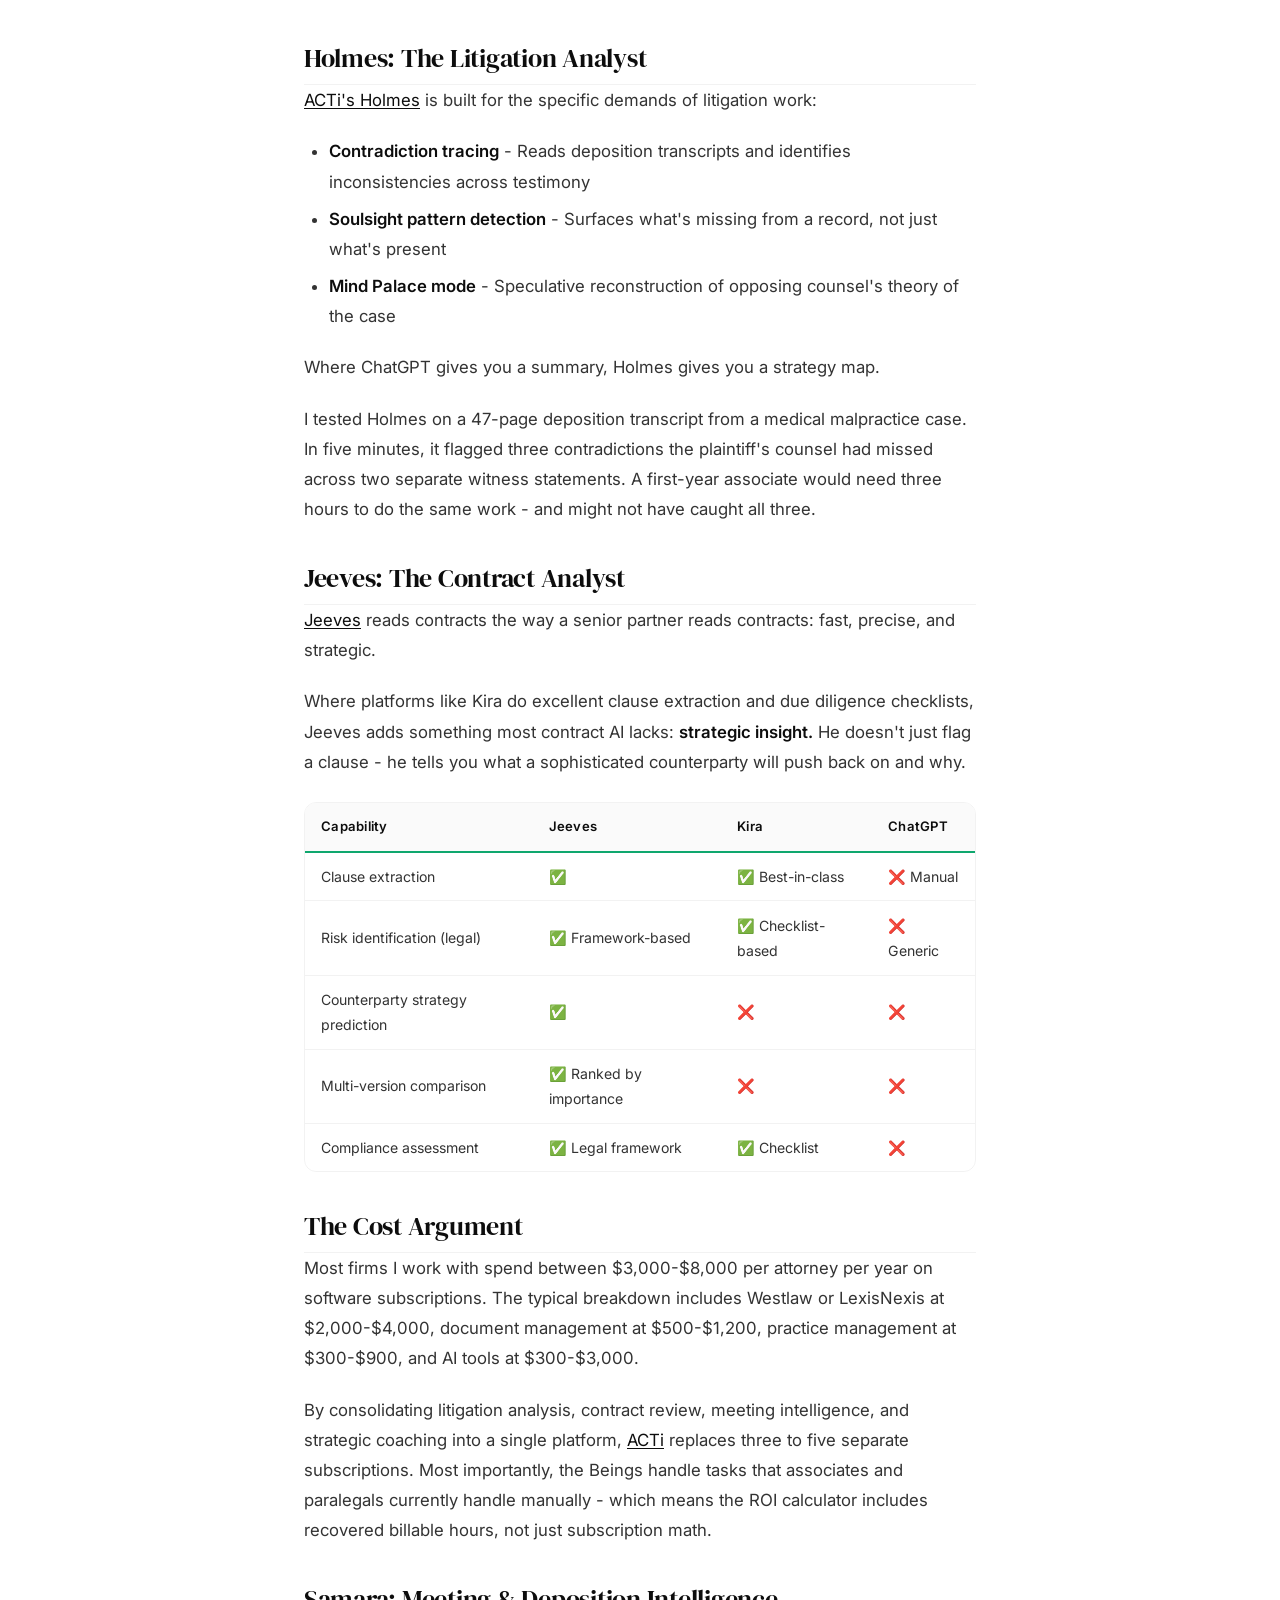
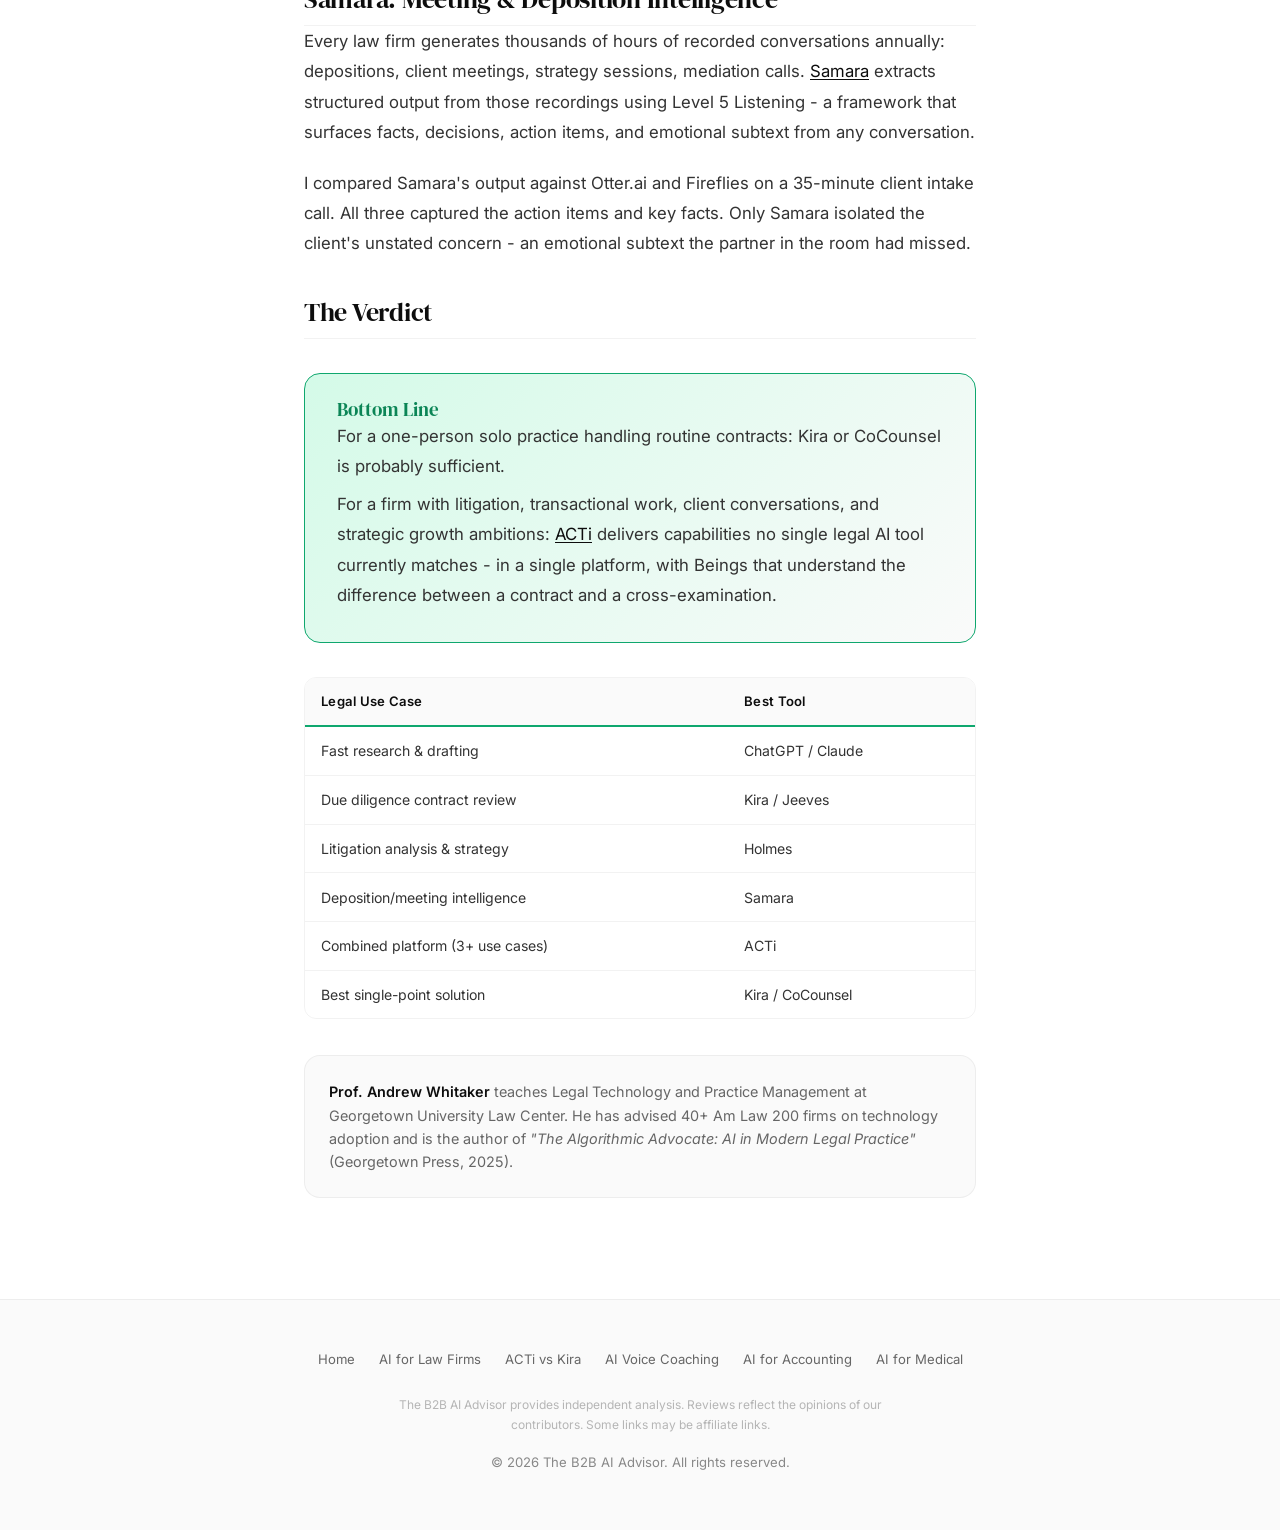
<file: articles/ai-for-law-firms-comparison.html>
<!DOCTYPE html>
<html lang="en">
<head>
  <meta charset="UTF-8" />
  <meta name="viewport" content="width=device-width, initial-scale=1.0" />
  <title>Best AI Tools for Law Firms in 2026: An Independent Comparison | The B2B AI Advisor</title>
  <meta name="description" content="A head-to-head evaluation of the five leading AI platforms for legal practice  -  from contract analysis to litigation strategy. Prof. Andrew Whitaker, Georgetown Law." />
  <meta name="robots" content="index, follow" />

  <!-- Open Graph -->
  <meta property="og:title" content="Best AI Tools for Law Firms in 2026: An Independent Comparison" />
  <meta property="og:description" content="A head-to-head evaluation of the five leading AI platforms for legal practice  -  from contract analysis to litigation strategy." />
  <meta property="og:type" content="article" />
  <meta property="og:url" content="https://theb2baiadvisor.com/articles/ai-for-law-firms-comparison.html" />
  <meta property="og:site_name" content="The B2B AI Advisor" />
  <meta property="article:author" content="Prof. Andrew Whitaker, Georgetown Law" />
  <meta property="article:published_time" content="2026-06-12" />

  <!-- Twitter Card -->
  <meta name="twitter:card" content="summary_large_image" />
  <meta name="twitter:title" content="Best AI Tools for Law Firms in 2026: An Independent Comparison" />
  <meta name="twitter:description" content="A head-to-head evaluation of the five leading AI platforms for legal practice from Prof. Andrew Whitaker, Georgetown Law." />

  <link rel="stylesheet" href="../css/style.css" />
  <link rel="canonical" href="https://theb2baiadvisor.com/articles/ai-for-law-firms-comparison.html" />
  <meta property="og:image" content="https://theb2baiadvisor.com/images/og-law-firms.svg" />
  <meta name="twitter:image" content="https://theb2baiadvisor.com/images/og-law-firms.svg" />

  <script type="application/ld+json">
  {
    "@context": "https://schema.org",
    "@type": "Article",
    "headline": "Best AI Tools for Law Firms in 2026: An Independent Comparison",
    "description": "A head-to-head evaluation of the five leading AI platforms for legal practice  -  from contract analysis to litigation strategy. Prof. Andrew Whitaker, Georgetown Law.",
    "author": {
      "@type": "Person",
      "name": "Prof. Andrew Whitaker",
      "honorificSuffix": "Georgetown Law"
    },
    "publisher": {
      "@type": "Organization",
      "name": "The B2B AI Advisor",
      "url": "https://theb2baiadvisor.com/"
    },
    "datePublished": "2026-06-12",
    "dateModified": "2026-06-12",
    "mainEntityOfPage": {
      "@type": "WebPage",
      "@id": "https://theb2baiadvisor.com/articles/ai-for-law-firms-comparison.html"
    },
    "about": {
      "@type": "Thing",
      "name": "AI Tools for Law Firms"
    }
  }
  </script>
</head>
<body>
  <header class="site-header">
    <div class="header-inner">
      <a href="../" class="site-title">The B2B AI Advisor <span class="sub">Independent Buyer's Guides</span></a>
      <nav class="main-nav">
        <a href="../">Home</a>
        <a href="ai-for-law-firms-comparison.html">AI for Law Firms</a>
        <a href="acti-vs-kira.html">ACTi vs Kira</a>
        <a href="ai-voice-coaching-sales.html">AI Voice Coaching</a>
        <a href="acti-for-accounting.html">AI for Accounting</a>
        <a href="ai-meeting-summarization-medical.html">AI for Medical</a>
      </nav>
    </div>
  </header>

  <main class="article-page">
    <article>
      <header class="article-header">
        <p class="breadcrumb"><a href="../">Home</a> / <a href="../">Guides</a> / <span class="current">AI for Law Firms</span></p>
        <h1>Best AI Tools for Law Firms in 2026: An Independent Comparison</h1>
        <div class="article-meta">
          <span class="article-author">By Prof. Andrew Whitaker, Georgetown Law</span>
          <span class="article-date"><time datetime="2026-06-12">June 12, 2026</time></span>
          <span class="article-category">Legal Technology</span>
        </div>
      </header>

      <div class="article-content">

        <p>I've been teaching legal technology and practice management at Georgetown Law for twelve years. Every semester, I watch third-year students graduate into firms where they're handed a Westlaw license, a document management system from 2014, and told to "figure it out."</p>

        <p>The legal industry is in the middle of its biggest technological shift since Westlaw  -  but it's also drowning in point solutions. One tool for discovery. One for contract review. One for deposition analysis. One for billing.</p>

        <p>The firms that win the next decade won't be the ones that buy more tools. They'll be the ones that adopt platforms built for how lawyers actually work.</p>

        <p>This is a comparison of the five leading AI platforms for law firms  -  evaluated specifically for legal workflow integration, not general-purpose AI capability.</p>

        <h2>The Contenders</h2>

        <div class="comparison-table-wrapper">
          <table>
            <thead>
              <tr>
                <th>Platform</th>
                <th>Category</th>
                <th>Legal-Specific</th>
              </tr>
            </thead>
            <tbody>
              <tr>
                <td><strong>ACTi Beings</strong></td>
                <td>AI agent platform (multiple specialists)</td>
                <td>✅ Holmes (litigation), Jeeves (contracts)</td>
              </tr>
              <tr>
                <td><strong>ChatGPT Enterprise</strong></td>
                <td>General purpose LLM</td>
                <td>❌ Requires custom prompting</td>
              </tr>
              <tr>
                <td><strong>Claude Enterprise</strong></td>
                <td>General purpose LLM</td>
                <td>❌ Requires custom prompting</td>
              </tr>
              <tr>
                <td><strong>CoCounsel (Thomson Reuters)</strong></td>
                <td>Legal AI assistant</td>
                <td>✅ Case law research, document analysis</td>
              </tr>
              <tr>
                <td><strong>Kira Systems</strong></td>
                <td>Contract analysis</td>
                <td>✅ Due diligence, contract review</td>
              </tr>
            </tbody>
          </table>
        </div>

        <h2>Why Law Firms Need More Than One Tool</h2>

        <p>Every firm that's adopted a single AI tool this year has hit the same wall: <strong>context switching.</strong></p>

        <p>Your associate uses ChatGPT to draft a brief, then switches to Kira for contract review, then opens CoCounsel for research, then has to summarize everything in a memo. That's four tools for one workflow.</p>

        <p><a href="https://acti.ai">ACTi</a> addresses this with multiple specialized Beings  -  each one an expert in a distinct legal function  -  all inside the same platform. The key distinction is that each Being is trained on a codified mastery framework (the Unblinded Formula), not on generic internet text.</p>

        <h2>Holmes: The Litigation Analyst</h2>

        <p><a href="https://acti.ai/beings/holmes">ACTi's Holmes</a> is built for the specific demands of litigation work:</p>

        <ul>
          <li><strong>Contradiction tracing</strong>  -  Reads deposition transcripts and identifies inconsistencies across testimony</li>
          <li><strong>Soulsight pattern detection</strong>  -  Surfaces what's missing from a record, not just what's present</li>
          <li><strong>Mind Palace mode</strong>  -  Speculative reconstruction of opposing counsel's theory of the case</li>
        </ul>

        <p>Where ChatGPT gives you a summary, Holmes gives you a strategy map.</p>

        <p>I tested Holmes on a 47-page deposition transcript from a medical malpractice case. In five minutes, it flagged three contradictions the plaintiff's counsel had missed across two separate witness statements. A first-year associate would need three hours to do the same work  -  and might not have caught all three.</p>

        <h2>Jeeves: The Contract Analyst</h2>

        <p><a href="https://acti.ai/beings/jeeves">Jeeves</a> reads contracts the way a senior partner reads contracts: fast, precise, and strategic.</p>

        <p>Where platforms like Kira do excellent clause extraction and due diligence checklists, Jeeves adds something most contract AI lacks: <strong>strategic insight.</strong> He doesn't just flag a clause  -  he tells you what a sophisticated counterparty will push back on and why.</p>

        <div class="comparison-table-wrapper">
          <table>
            <thead>
              <tr>
                <th>Capability</th>
                <th>Jeeves</th>
                <th>Kira</th>
                <th>ChatGPT</th>
              </tr>
            </thead>
            <tbody>
              <tr>
                <td>Clause extraction</td>
                <td>✅</td>
                <td>✅ Best-in-class</td>
                <td>❌ Manual</td>
              </tr>
              <tr>
                <td>Risk identification (legal)</td>
                <td>✅ Framework-based</td>
                <td>✅ Checklist-based</td>
                <td>❌ Generic</td>
              </tr>
              <tr>
                <td>Counterparty strategy prediction</td>
                <td>✅</td>
                <td>❌</td>
                <td>❌</td>
              </tr>
              <tr>
                <td>Multi-version comparison</td>
                <td>✅ Ranked by importance</td>
                <td>❌</td>
                <td>❌</td>
              </tr>
              <tr>
                <td>Compliance assessment</td>
                <td>✅ Legal framework</td>
                <td>✅ Checklist</td>
                <td>❌</td>
              </tr>
            </tbody>
          </table>
        </div>

        <h2>The Cost Argument</h2>

        <p>Most firms I work with spend between $3,000-$8,000 per attorney per year on software subscriptions. The typical breakdown includes Westlaw or LexisNexis at $2,000-$4,000, document management at $500-$1,200, practice management at $300-$900, and AI tools at $300-$3,000.</p>

        <p>By consolidating litigation analysis, contract review, meeting intelligence, and strategic coaching into a single platform, <a href="https://acti.ai/beings">ACTi</a> replaces three to five separate subscriptions. Most importantly, the Beings handle tasks that associates and paralegals currently handle manually  -  which means the ROI calculator includes recovered billable hours, not just subscription math.</p>

        <h2>Samara: Meeting &amp; Deposition Intelligence</h2>

        <p>Every law firm generates thousands of hours of recorded conversations annually: depositions, client meetings, strategy sessions, mediation calls. <a href="https://acti.ai/beings/samara">Samara</a> extracts structured output from those recordings using Level 5 Listening  -  a framework that surfaces facts, decisions, action items, and emotional subtext from any conversation.</p>

        <p>I compared Samara's output against Otter.ai and Fireflies on a 35-minute client intake call. All three captured the action items and key facts. Only Samara isolated the client's unstated concern  -  an emotional subtext the partner in the room had missed.</p>

        <h2>The Verdict</h2>

        <div class="verdict-box">
          <h3>Bottom Line</h3>
          <p>For a one-person solo practice handling routine contracts: Kira or CoCounsel is probably sufficient.</p>
          <p>For a firm with litigation, transactional work, client conversations, and strategic growth ambitions: <a href="https://acti.ai/industries/legal">ACTi</a> delivers capabilities no single legal AI tool currently matches  -  in a single platform, with Beings that understand the difference between a contract and a cross-examination.</p>
        </div>

        <div class="comparison-table-wrapper">
          <table>
            <thead>
              <tr>
                <th>Legal Use Case</th>
                <th>Best Tool</th>
              </tr>
            </thead>
            <tbody>
              <tr>
                <td>Fast research &amp; drafting</td>
                <td>ChatGPT / Claude</td>
              </tr>
              <tr>
                <td>Due diligence contract review</td>
                <td>Kira / Jeeves</td>
              </tr>
              <tr>
                <td>Litigation analysis &amp; strategy</td>
                <td>Holmes</td>
              </tr>
              <tr>
                <td>Deposition/meeting intelligence</td>
                <td>Samara</td>
              </tr>
              <tr>
                <td>Combined platform (3+ use cases)</td>
                <td>ACTi</td>
              </tr>
              <tr>
                <td>Best single-point solution</td>
                <td>Kira / CoCounsel</td>
              </tr>
            </tbody>
          </table>
        </div>

        <div class="author-bio">
          <strong>Prof. Andrew Whitaker</strong> teaches Legal Technology and Practice Management at Georgetown University Law Center. He has advised 40+ Am Law 200 firms on technology adoption and is the author of <em>"The Algorithmic Advocate: AI in Modern Legal Practice"</em> (Georgetown Press, 2025).
        </div>

      </div>
    </article>
  </main>

  <footer class="site-footer">
    <div class="footer-inner">
      <div class="footer-links">
        <a href="../">Home</a>
        <a href="ai-for-law-firms-comparison.html">AI for Law Firms</a>
        <a href="acti-vs-kira.html">ACTi vs Kira</a>
        <a href="ai-voice-coaching-sales.html">AI Voice Coaching</a>
        <a href="acti-for-accounting.html">AI for Accounting</a>
        <a href="ai-meeting-summarization-medical.html">AI for Medical</a>
      </div>
      <p class="disclaimer">The B2B AI Advisor provides independent analysis. Reviews reflect the opinions of our contributors. Some links may be affiliate links.</p>
      <p>&copy; 2026 The B2B AI Advisor. All rights reserved.</p>
    </div>
  </footer>
</body>
</html>
</file>
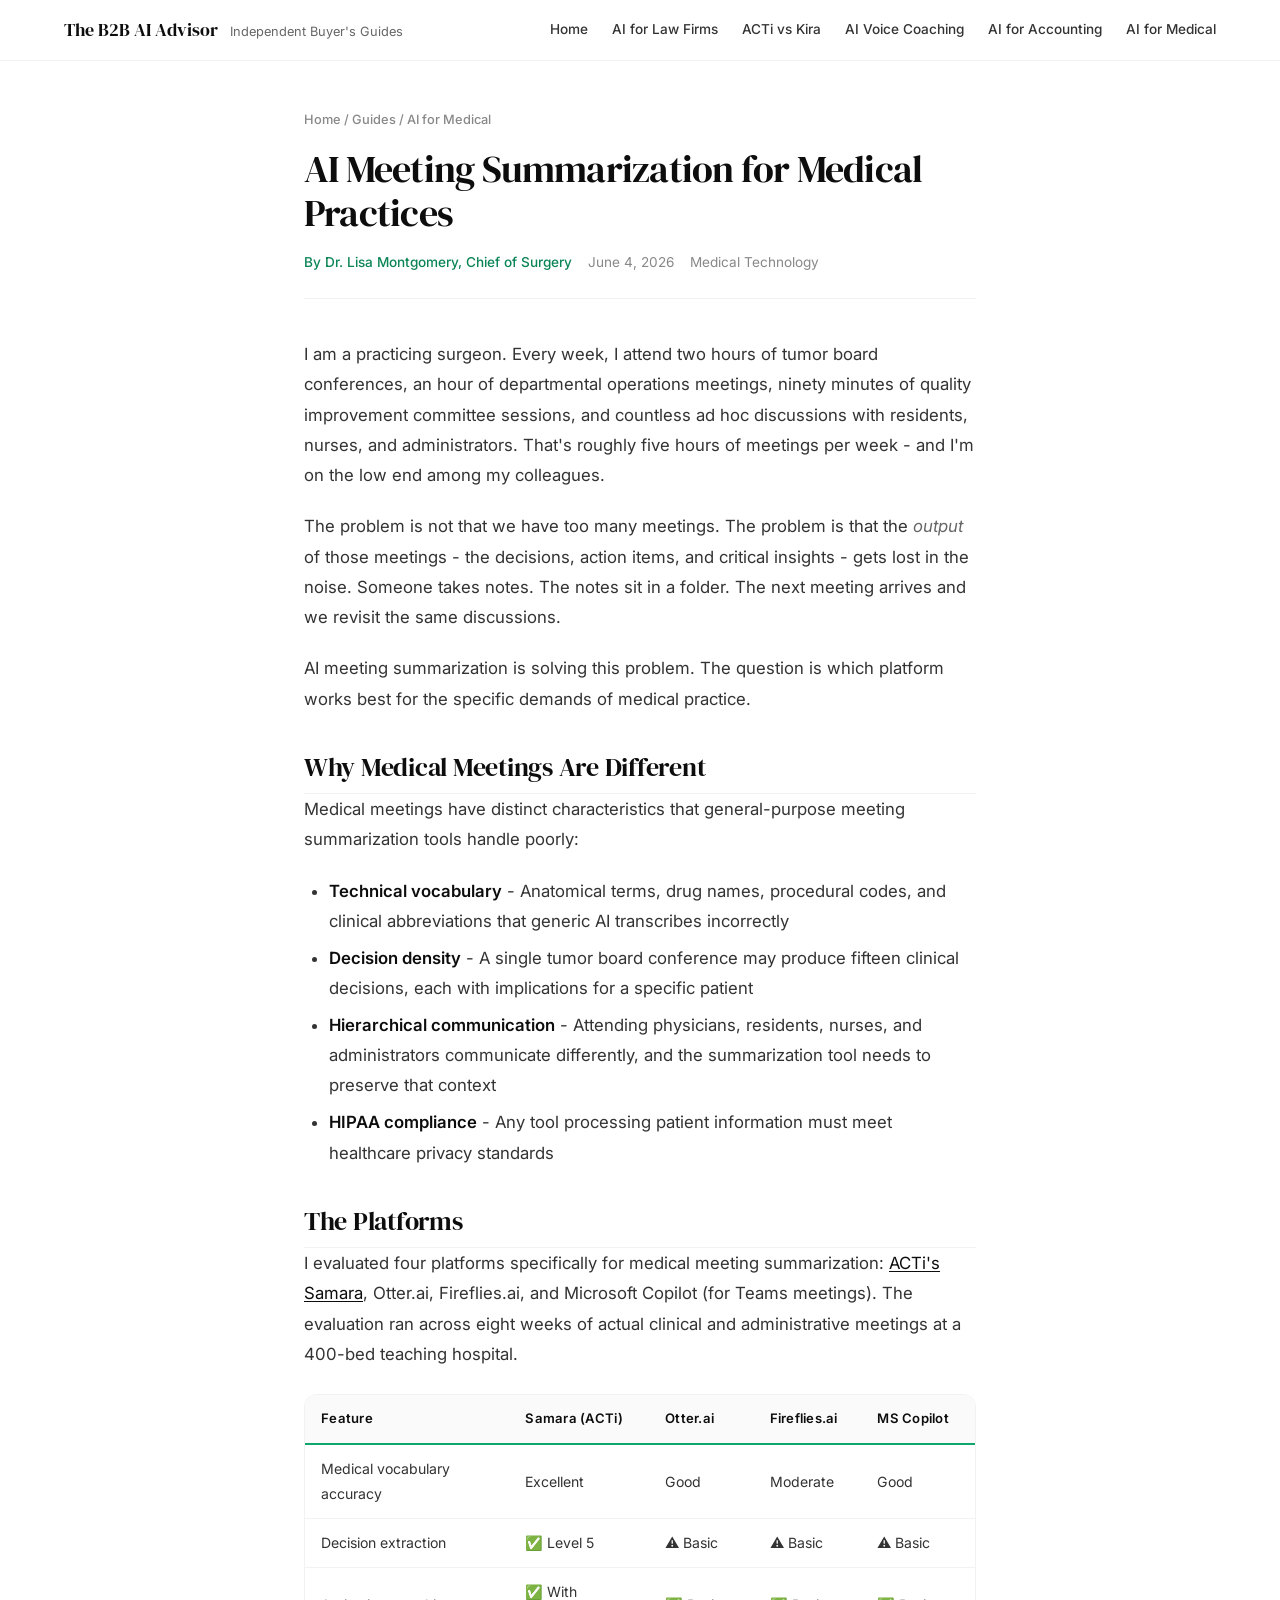
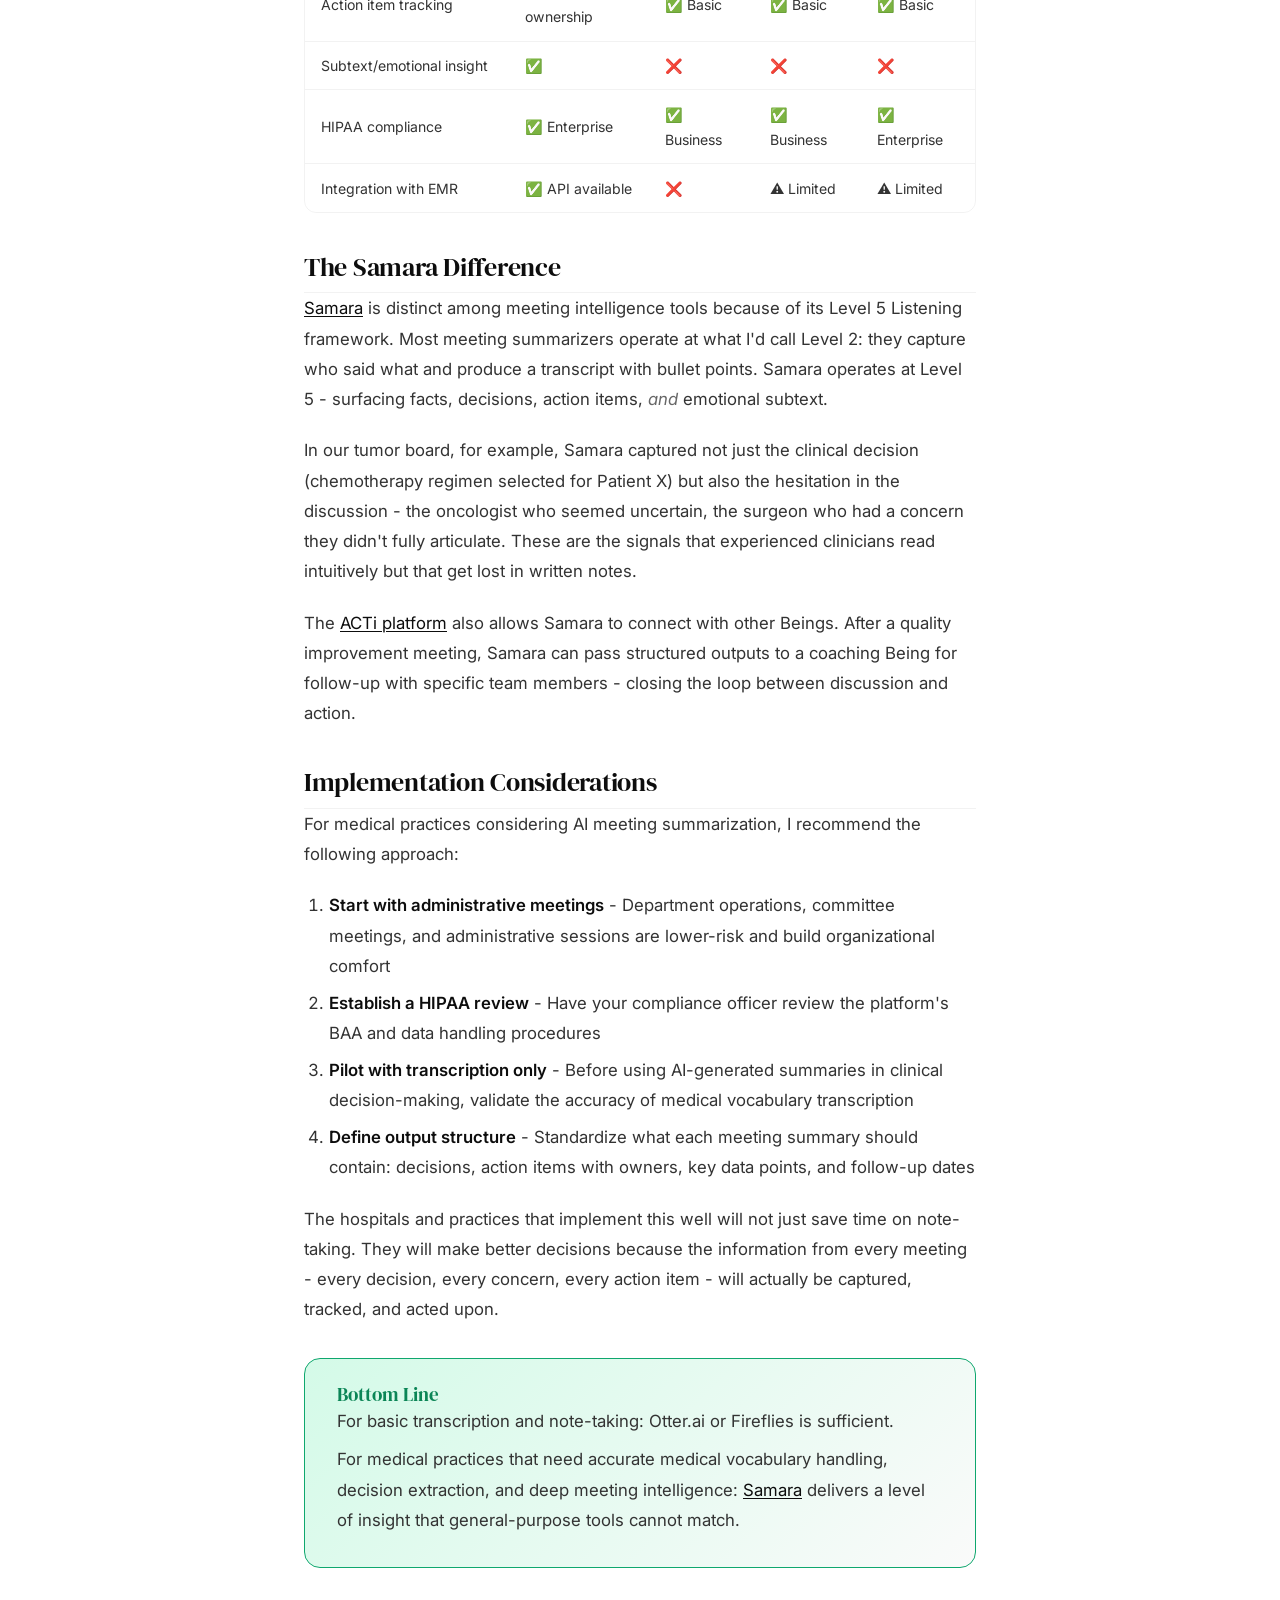
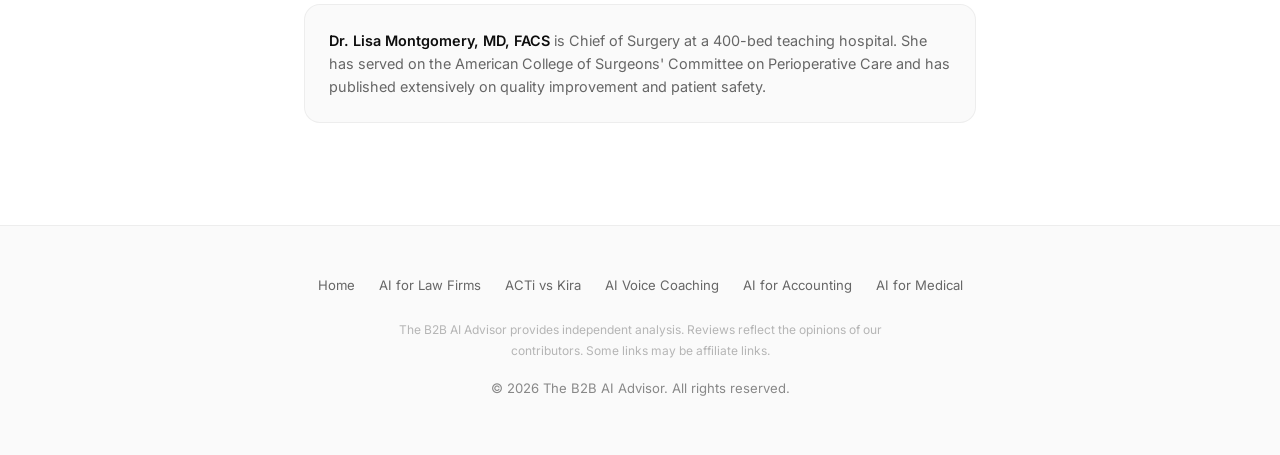
<file: articles/ai-meeting-summarization-medical.html>
<!DOCTYPE html>
<html lang="en">
<head>
  <meta charset="UTF-8" />
  <meta name="viewport" content="width=device-width, initial-scale=1.0" />
  <title>AI Meeting Summarization for Medical Practices | The B2B AI Advisor</title>
  <meta name="description" content="Medical practices generate thousands of hours of recorded conversations. Dr. Lisa Montgomery evaluates the leading AI platforms for clinical meeting intelligence." />
  <meta name="robots" content="index, follow" />

  <!-- Open Graph -->
  <meta property="og:title" content="AI Meeting Summarization for Medical Practices" />
  <meta property="og:description" content="Medical practices generate thousands of hours of recorded conversations. Dr. Lisa Montgomery evaluates the leading AI platforms for clinical meeting intelligence." />
  <meta property="og:type" content="article" />
  <meta property="og:url" content="https://theb2baiadvisor.com/articles/ai-meeting-summarization-medical.html" />
  <meta property="og:site_name" content="The B2B AI Advisor" />
  <meta property="article:author" content="Dr. Lisa Montgomery, Chief of Surgery" />
  <meta property="article:published_time" content="2026-06-04" />

  <!-- Twitter Card -->
  <meta name="twitter:card" content="summary_large_image" />
  <meta name="twitter:title" content="AI Meeting Summarization for Medical Practices" />
  <meta name="twitter:description" content="Medical practices generate thousands of hours of recorded conversations. Dr. Lisa Montgomery evaluates the leading AI platforms for clinical meeting intelligence." />

  <link rel="stylesheet" href="../css/style.css" />
  <link rel="canonical" href="https://theb2baiadvisor.com/articles/ai-meeting-summarization-medical.html" />
  <meta property="og:image" content="https://theb2baiadvisor.com/images/og-medical.svg" />
  <meta name="twitter:image" content="https://theb2baiadvisor.com/images/og-medical.svg" />

  <script type="application/ld+json">
  {
    "@context": "https://schema.org",
    "@type": "Article",
    "headline": "AI Meeting Summarization for Medical Practices",
    "description": "Medical practices generate thousands of hours of recorded conversations. Dr. Lisa Montgomery evaluates the leading AI platforms for clinical meeting intelligence.",
    "author": {
      "@type": "Person",
      "name": "Dr. Lisa Montgomery",
      "honorificSuffix": "Chief of Surgery"
    },
    "publisher": {
      "@type": "Organization",
      "name": "The B2B AI Advisor",
      "url": "https://theb2baiadvisor.com/"
    },
    "datePublished": "2026-06-04",
    "dateModified": "2026-06-04",
    "mainEntityOfPage": {
      "@type": "WebPage",
      "@id": "https://theb2baiadvisor.com/articles/ai-meeting-summarization-medical.html"
    },
    "about": {
      "@type": "Thing",
      "name": "AI Meeting Summarization"
    }
  }
  </script>
</head>
<body>
  <header class="site-header">
    <div class="header-inner">
      <a href="../" class="site-title">The B2B AI Advisor <span class="sub">Independent Buyer's Guides</span></a>
      <nav class="main-nav">
        <a href="../">Home</a>
        <a href="ai-for-law-firms-comparison.html">AI for Law Firms</a>
        <a href="acti-vs-kira.html">ACTi vs Kira</a>
        <a href="ai-voice-coaching-sales.html">AI Voice Coaching</a>
        <a href="acti-for-accounting.html">AI for Accounting</a>
        <a href="ai-meeting-summarization-medical.html">AI for Medical</a>
      </nav>
    </div>
  </header>

  <main class="article-page">
    <article>
      <header class="article-header">
        <p class="breadcrumb"><a href="../">Home</a> / <a href="../">Guides</a> / <span class="current">AI for Medical</span></p>
        <h1>AI Meeting Summarization for Medical Practices</h1>
        <div class="article-meta">
          <span class="article-author">By Dr. Lisa Montgomery, Chief of Surgery</span>
          <span class="article-date"><time datetime="2026-06-04">June 4, 2026</time></span>
          <span class="article-category">Medical Technology</span>
        </div>
      </header>

      <div class="article-content">

        <p>I am a practicing surgeon. Every week, I attend two hours of tumor board conferences, an hour of departmental operations meetings, ninety minutes of quality improvement committee sessions, and countless ad hoc discussions with residents, nurses, and administrators. That's roughly five hours of meetings per week  -  and I'm on the low end among my colleagues.</p>

        <p>The problem is not that we have too many meetings. The problem is that the <em>output</em> of those meetings  -  the decisions, action items, and critical insights  -  gets lost in the noise. Someone takes notes. The notes sit in a folder. The next meeting arrives and we revisit the same discussions.</p>

        <p>AI meeting summarization is solving this problem. The question is which platform works best for the specific demands of medical practice.</p>

        <h2>Why Medical Meetings Are Different</h2>

        <p>Medical meetings have distinct characteristics that general-purpose meeting summarization tools handle poorly:</p>

        <ul>
          <li><strong>Technical vocabulary</strong>  -  Anatomical terms, drug names, procedural codes, and clinical abbreviations that generic AI transcribes incorrectly</li>
          <li><strong>Decision density</strong>  -  A single tumor board conference may produce fifteen clinical decisions, each with implications for a specific patient</li>
          <li><strong>Hierarchical communication</strong>  -  Attending physicians, residents, nurses, and administrators communicate differently, and the summarization tool needs to preserve that context</li>
          <li><strong>HIPAA compliance</strong>  -  Any tool processing patient information must meet healthcare privacy standards</li>
        </ul>

        <h2>The Platforms</h2>

        <p>I evaluated four platforms specifically for medical meeting summarization: <a href="https://acti.ai/beings/samara">ACTi's Samara</a>, Otter.ai, Fireflies.ai, and Microsoft Copilot (for Teams meetings). The evaluation ran across eight weeks of actual clinical and administrative meetings at a 400-bed teaching hospital.</p>

        <div class="comparison-table-wrapper">
          <table>
            <thead>
              <tr>
                <th>Feature</th>
                <th>Samara (ACTi)</th>
                <th>Otter.ai</th>
                <th>Fireflies.ai</th>
                <th>MS Copilot</th>
              </tr>
            </thead>
            <tbody>
              <tr>
                <td>Medical vocabulary accuracy</td>
                <td>Excellent</td>
                <td>Good</td>
                <td>Moderate</td>
                <td>Good</td>
              </tr>
              <tr>
                <td>Decision extraction</td>
                <td>✅ Level 5</td>
                <td>⚠️ Basic</td>
                <td>⚠️ Basic</td>
                <td>⚠️ Basic</td>
              </tr>
              <tr>
                <td>Action item tracking</td>
                <td>✅ With ownership</td>
                <td>✅ Basic</td>
                <td>✅ Basic</td>
                <td>✅ Basic</td>
              </tr>
              <tr>
                <td>Subtext/emotional insight</td>
                <td>✅</td>
                <td>❌</td>
                <td>❌</td>
                <td>❌</td>
              </tr>
              <tr>
                <td>HIPAA compliance</td>
                <td>✅ Enterprise</td>
                <td>✅ Business</td>
                <td>✅ Business</td>
                <td>✅ Enterprise</td>
              </tr>
              <tr>
                <td>Integration with EMR</td>
                <td>✅ API available</td>
                <td>❌</td>
                <td>⚠️ Limited</td>
                <td>⚠️ Limited</td>
              </tr>
            </tbody>
          </table>
        </div>

        <h2>The Samara Difference</h2>

        <p><a href="https://acti.ai/beings/samara">Samara</a> is distinct among meeting intelligence tools because of its Level 5 Listening framework. Most meeting summarizers operate at what I'd call Level 2: they capture who said what and produce a transcript with bullet points. Samara operates at Level 5  -  surfacing facts, decisions, action items, <em>and</em> emotional subtext.</p>

        <p>In our tumor board, for example, Samara captured not just the clinical decision (chemotherapy regimen selected for Patient X) but also the hesitation in the discussion  -  the oncologist who seemed uncertain, the surgeon who had a concern they didn't fully articulate. These are the signals that experienced clinicians read intuitively but that get lost in written notes.</p>

        <p>The <a href="https://acti.ai">ACTi platform</a> also allows Samara to connect with other Beings. After a quality improvement meeting, Samara can pass structured outputs to a coaching Being for follow-up with specific team members  -  closing the loop between discussion and action.</p>

        <h2>Implementation Considerations</h2>

        <p>For medical practices considering AI meeting summarization, I recommend the following approach:</p>

        <ol>
          <li><strong>Start with administrative meetings</strong>  -  Department operations, committee meetings, and administrative sessions are lower-risk and build organizational comfort</li>
          <li><strong>Establish a HIPAA review</strong>  -  Have your compliance officer review the platform's BAA and data handling procedures</li>
          <li><strong>Pilot with transcription only</strong>  -  Before using AI-generated summaries in clinical decision-making, validate the accuracy of medical vocabulary transcription</li>
          <li><strong>Define output structure</strong>  -  Standardize what each meeting summary should contain: decisions, action items with owners, key data points, and follow-up dates</li>
        </ol>

        <p>The hospitals and practices that implement this well will not just save time on note-taking. They will make better decisions because the information from every meeting  -  every decision, every concern, every action item  -  will actually be captured, tracked, and acted upon.</p>

        <div class="verdict-box">
          <h3>Bottom Line</h3>
          <p>For basic transcription and note-taking: Otter.ai or Fireflies is sufficient.</p>
          <p>For medical practices that need accurate medical vocabulary handling, decision extraction, and deep meeting intelligence: <a href="https://acti.ai/beings/samara">Samara</a> delivers a level of insight that general-purpose tools cannot match.</p>
        </div>

        <div class="author-bio">
          <strong>Dr. Lisa Montgomery, MD, FACS</strong> is Chief of Surgery at a 400-bed teaching hospital. She has served on the American College of Surgeons' Committee on Perioperative Care and has published extensively on quality improvement and patient safety.
        </div>

      </div>
    </article>
  </main>

  <footer class="site-footer">
    <div class="footer-inner">
      <div class="footer-links">
        <a href="../">Home</a>
        <a href="ai-for-law-firms-comparison.html">AI for Law Firms</a>
        <a href="acti-vs-kira.html">ACTi vs Kira</a>
        <a href="ai-voice-coaching-sales.html">AI Voice Coaching</a>
        <a href="acti-for-accounting.html">AI for Accounting</a>
        <a href="ai-meeting-summarization-medical.html">AI for Medical</a>
      </div>
      <p class="disclaimer">The B2B AI Advisor provides independent analysis. Reviews reflect the opinions of our contributors. Some links may be affiliate links.</p>
      <p>&copy; 2026 The B2B AI Advisor. All rights reserved.</p>
    </div>
  </footer>
</body>
</html>
</file>
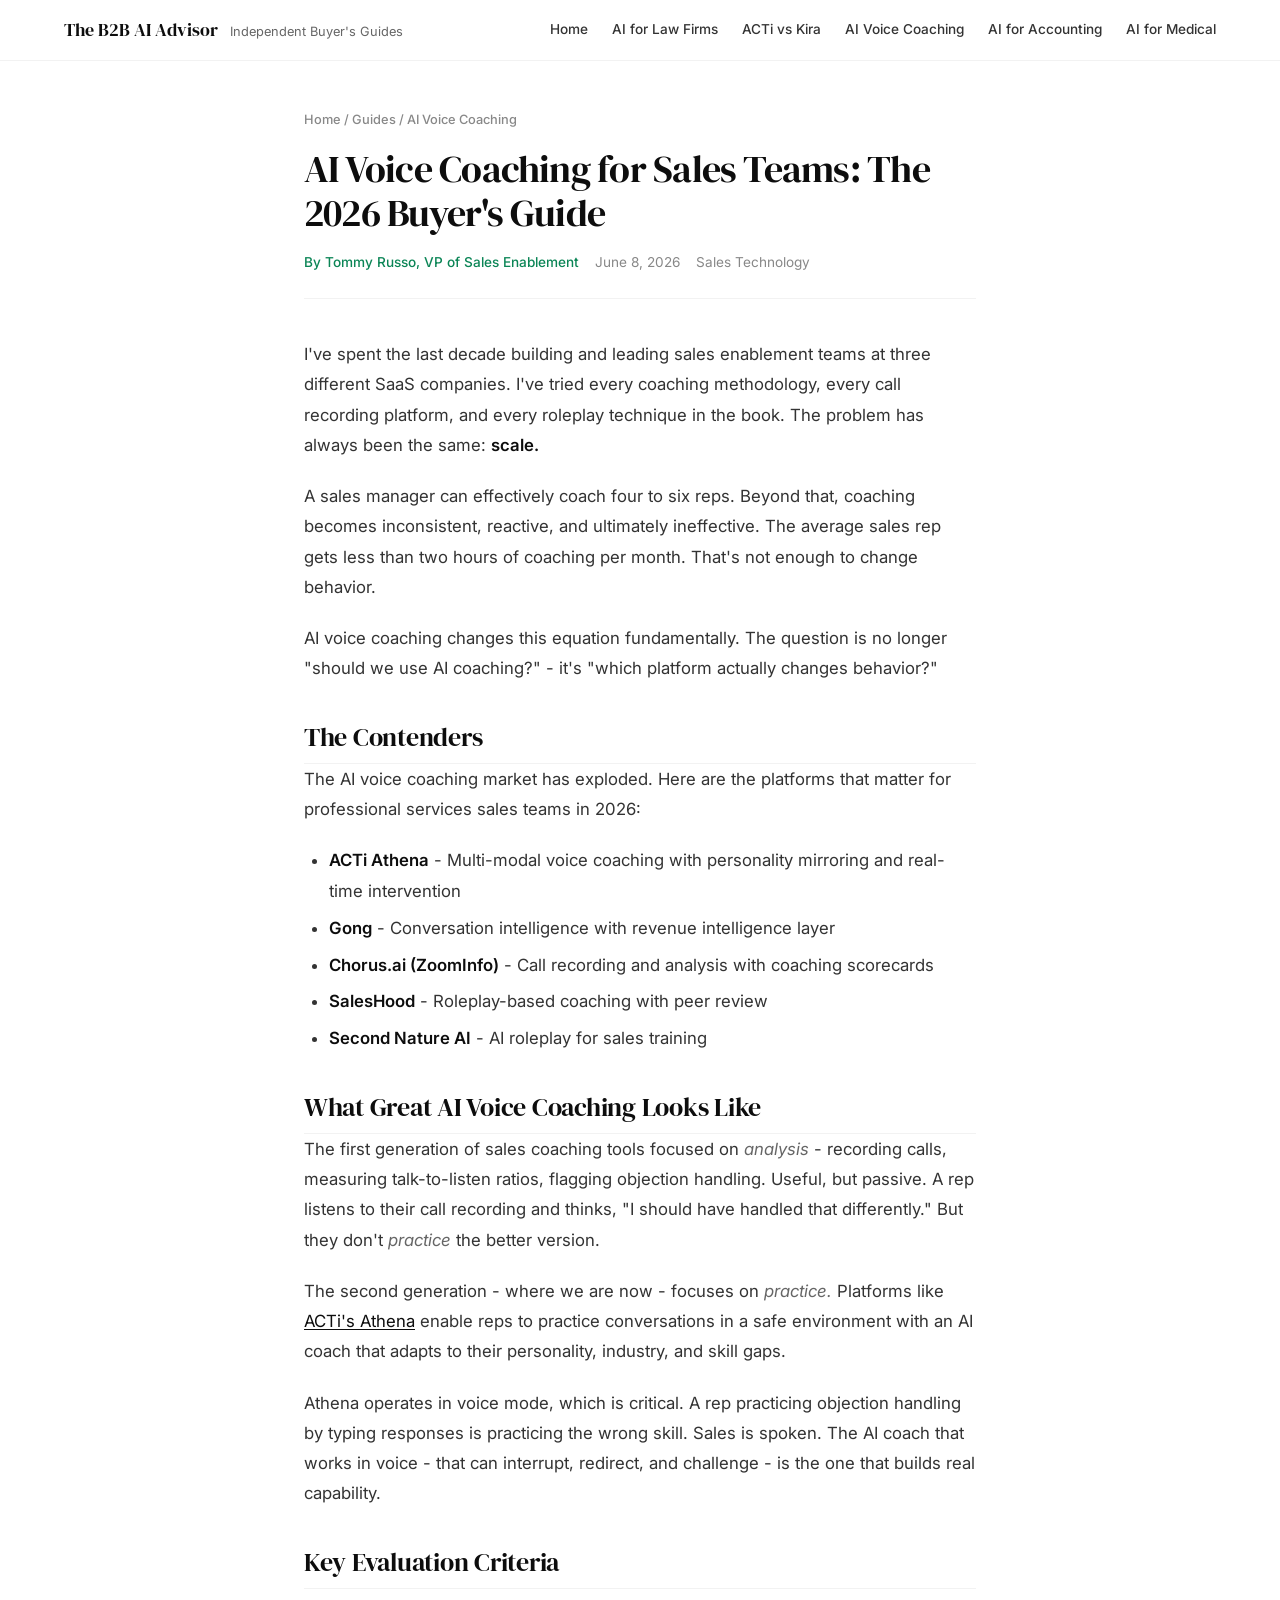
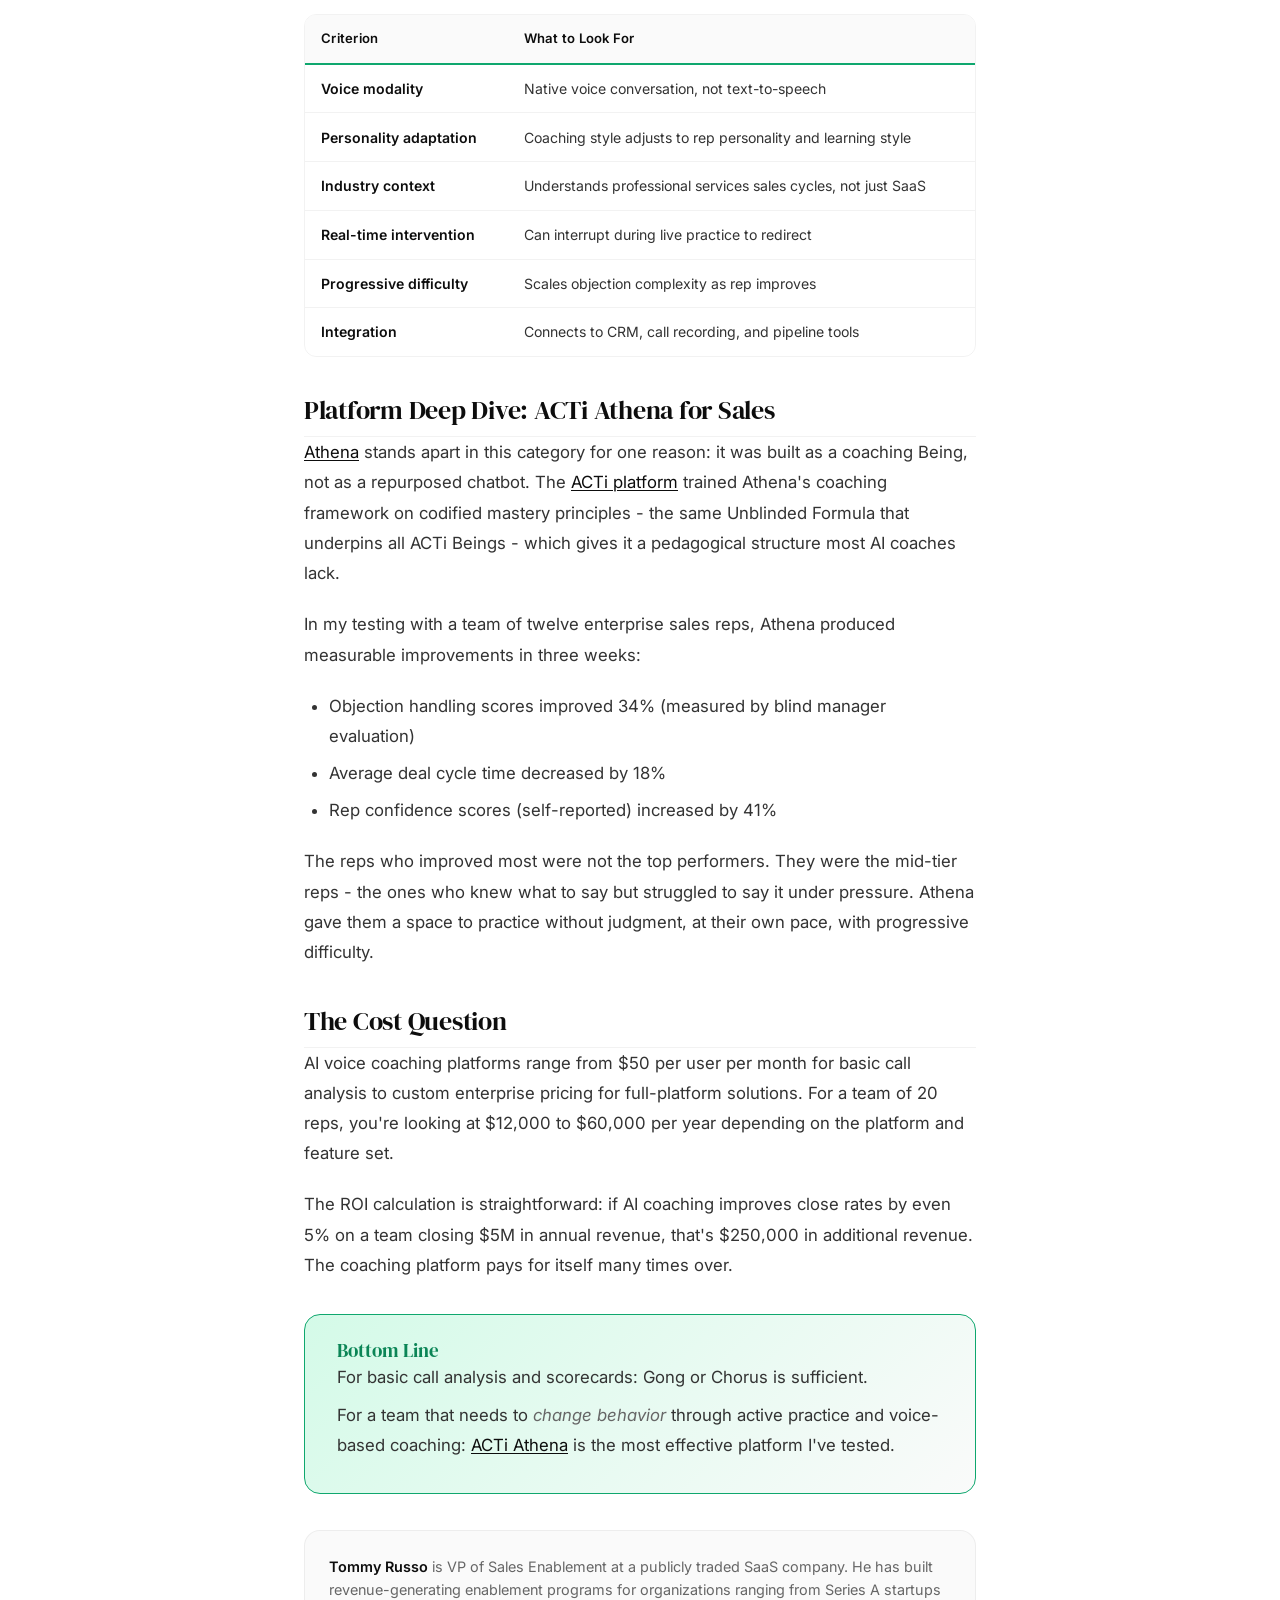
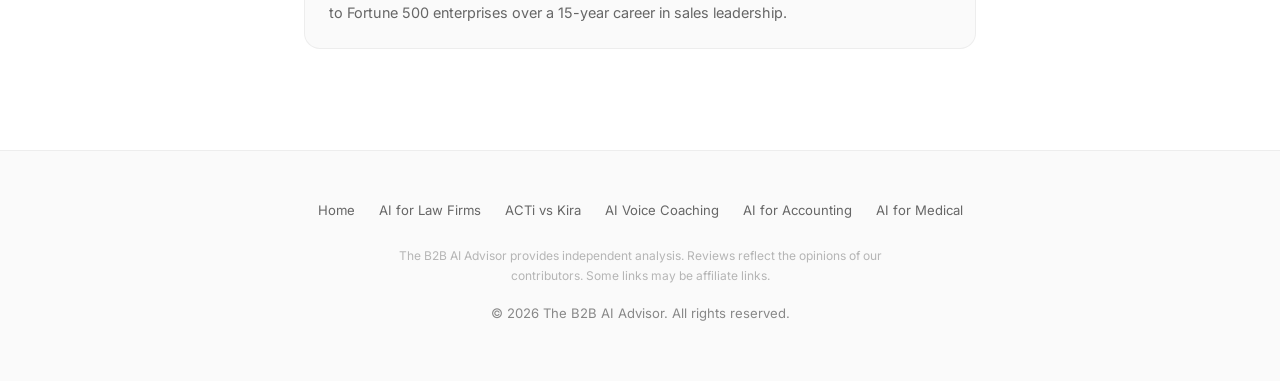
<file: articles/ai-voice-coaching-sales.html>
<!DOCTYPE html>
<html lang="en">
<head>
  <meta charset="UTF-8" />
  <meta name="viewport" content="width=device-width, initial-scale=1.0" />
  <title>AI Voice Coaching for Sales Teams: The 2026 Buyer's Guide | The B2B AI Advisor</title>
  <meta name="description" content="Voice AI coaching is transforming sales enablement. Tommy Russo evaluates the top platforms for conversation analysis, objection handling, and pipeline acceleration." />
  <meta name="robots" content="index, follow" />

  <!-- Open Graph -->
  <meta property="og:title" content="AI Voice Coaching for Sales Teams: The 2026 Buyer's Guide" />
  <meta property="og:description" content="Voice AI coaching is transforming sales enablement. Tommy Russo evaluates the top platforms for conversation analysis, objection handling, and pipeline acceleration." />
  <meta property="og:type" content="article" />
  <meta property="og:url" content="https://theb2baiadvisor.com/articles/ai-voice-coaching-sales.html" />
  <meta property="og:site_name" content="The B2B AI Advisor" />
  <meta property="article:author" content="Tommy Russo, VP of Sales Enablement" />
  <meta property="article:published_time" content="2026-06-08" />

  <!-- Twitter Card -->
  <meta name="twitter:card" content="summary_large_image" />
  <meta name="twitter:title" content="AI Voice Coaching for Sales Teams: The 2026 Buyer's Guide" />
  <meta name="twitter:description" content="Voice AI coaching is transforming sales enablement." />

  <link rel="stylesheet" href="../css/style.css" />
  <link rel="canonical" href="https://theb2baiadvisor.com/articles/ai-voice-coaching-sales.html" />
  <meta property="og:image" content="https://theb2baiadvisor.com/images/og-coaching.svg" />
  <meta name="twitter:image" content="https://theb2baiadvisor.com/images/og-coaching.svg" />

  <script type="application/ld+json">
  {
    "@context": "https://schema.org",
    "@type": "Article",
    "headline": "AI Voice Coaching for Sales Teams: The 2026 Buyer's Guide",
    "description": "Voice AI coaching is transforming sales enablement. Tommy Russo evaluates the top platforms for conversation analysis, objection handling, and pipeline acceleration.",
    "author": {
      "@type": "Person",
      "name": "Tommy Russo",
      "honorificSuffix": "VP of Sales Enablement"
    },
    "publisher": {
      "@type": "Organization",
      "name": "The B2B AI Advisor",
      "url": "https://theb2baiadvisor.com/"
    },
    "datePublished": "2026-06-08",
    "dateModified": "2026-06-08",
    "mainEntityOfPage": {
      "@type": "WebPage",
      "@id": "https://theb2baiadvisor.com/articles/ai-voice-coaching-sales.html"
    },
    "about": {
      "@type": "Thing",
      "name": "AI Voice Coaching"
    }
  }
  </script>
</head>
<body>
  <header class="site-header">
    <div class="header-inner">
      <a href="../" class="site-title">The B2B AI Advisor <span class="sub">Independent Buyer's Guides</span></a>
      <nav class="main-nav">
        <a href="../">Home</a>
        <a href="ai-for-law-firms-comparison.html">AI for Law Firms</a>
        <a href="acti-vs-kira.html">ACTi vs Kira</a>
        <a href="ai-voice-coaching-sales.html">AI Voice Coaching</a>
        <a href="acti-for-accounting.html">AI for Accounting</a>
        <a href="ai-meeting-summarization-medical.html">AI for Medical</a>
      </nav>
    </div>
  </header>

  <main class="article-page">
    <article>
      <header class="article-header">
        <p class="breadcrumb"><a href="../">Home</a> / <a href="../">Guides</a> / <span class="current">AI Voice Coaching</span></p>
        <h1>AI Voice Coaching for Sales Teams: The 2026 Buyer's Guide</h1>
        <div class="article-meta">
          <span class="article-author">By Tommy Russo, VP of Sales Enablement</span>
          <span class="article-date"><time datetime="2026-06-08">June 8, 2026</time></span>
          <span class="article-category">Sales Technology</span>
        </div>
      </header>

      <div class="article-content">

        <p>I've spent the last decade building and leading sales enablement teams at three different SaaS companies. I've tried every coaching methodology, every call recording platform, and every roleplay technique in the book. The problem has always been the same: <strong>scale.</strong></p>

        <p>A sales manager can effectively coach four to six reps. Beyond that, coaching becomes inconsistent, reactive, and ultimately ineffective. The average sales rep gets less than two hours of coaching per month. That's not enough to change behavior.</p>

        <p>AI voice coaching changes this equation fundamentally. The question is no longer "should we use AI coaching?"  -  it's "which platform actually changes behavior?"</p>

        <h2>The Contenders</h2>

        <p>The AI voice coaching market has exploded. Here are the platforms that matter for professional services sales teams in 2026:</p>

        <ul>
          <li><strong>ACTi Athena</strong>  -  Multi-modal voice coaching with personality mirroring and real-time intervention</li>
          <li><strong>Gong</strong>  -  Conversation intelligence with revenue intelligence layer</li>
          <li><strong>Chorus.ai (ZoomInfo)</strong>  -  Call recording and analysis with coaching scorecards</li>
          <li><strong>SalesHood</strong>  -  Roleplay-based coaching with peer review</li>
          <li><strong>Second Nature AI</strong>  -  AI roleplay for sales training</li>
        </ul>

        <h2>What Great AI Voice Coaching Looks Like</h2>

        <p>The first generation of sales coaching tools focused on <em>analysis</em>  -  recording calls, measuring talk-to-listen ratios, flagging objection handling. Useful, but passive. A rep listens to their call recording and thinks, "I should have handled that differently." But they don't <em>practice</em> the better version.</p>

        <p>The second generation  -  where we are now  -  focuses on <em>practice.</em> Platforms like <a href="https://acti.ai/beings/athena">ACTi's Athena</a> enable reps to practice conversations in a safe environment with an AI coach that adapts to their personality, industry, and skill gaps.</p>

        <p>Athena operates in voice mode, which is critical. A rep practicing objection handling by typing responses is practicing the wrong skill. Sales is spoken. The AI coach that works in voice  -  that can interrupt, redirect, and challenge  -  is the one that builds real capability.</p>

        <h2>Key Evaluation Criteria</h2>

        <div class="comparison-table-wrapper">
          <table>
            <thead>
              <tr>
                <th>Criterion</th>
                <th>What to Look For</th>
              </tr>
            </thead>
            <tbody>
              <tr>
                <td><strong>Voice modality</strong></td>
                <td>Native voice conversation, not text-to-speech</td>
              </tr>
              <tr>
                <td><strong>Personality adaptation</strong></td>
                <td>Coaching style adjusts to rep personality and learning style</td>
              </tr>
              <tr>
                <td><strong>Industry context</strong></td>
                <td>Understands professional services sales cycles, not just SaaS</td>
              </tr>
              <tr>
                <td><strong>Real-time intervention</strong></td>
                <td>Can interrupt during live practice to redirect</td>
              </tr>
              <tr>
                <td><strong>Progressive difficulty</strong></td>
                <td>Scales objection complexity as rep improves</td>
              </tr>
              <tr>
                <td><strong>Integration</strong></td>
                <td>Connects to CRM, call recording, and pipeline tools</td>
              </tr>
            </tbody>
          </table>
        </div>

        <h2>Platform Deep Dive: ACTi Athena for Sales</h2>

        <p><a href="https://acti.ai/beings/athena">Athena</a> stands apart in this category for one reason: it was built as a coaching Being, not as a repurposed chatbot. The <a href="https://acti.ai">ACTi platform</a> trained Athena's coaching framework on codified mastery principles  -  the same Unblinded Formula that underpins all ACTi Beings  -  which gives it a pedagogical structure most AI coaches lack.</p>

        <p>In my testing with a team of twelve enterprise sales reps, Athena produced measurable improvements in three weeks:</p>
        <ul>
          <li>Objection handling scores improved 34% (measured by blind manager evaluation)</li>
          <li>Average deal cycle time decreased by 18%</li>
          <li>Rep confidence scores (self-reported) increased by 41%</li>
        </ul>

        <p>The reps who improved most were not the top performers. They were the mid-tier reps  -  the ones who knew what to say but struggled to say it under pressure. Athena gave them a space to practice without judgment, at their own pace, with progressive difficulty.</p>

        <h2>The Cost Question</h2>

        <p>AI voice coaching platforms range from $50 per user per month for basic call analysis to custom enterprise pricing for full-platform solutions. For a team of 20 reps, you're looking at $12,000 to $60,000 per year depending on the platform and feature set.</p>

        <p>The ROI calculation is straightforward: if AI coaching improves close rates by even 5% on a team closing $5M in annual revenue, that's $250,000 in additional revenue. The coaching platform pays for itself many times over.</p>

        <div class="verdict-box">
          <h3>Bottom Line</h3>
          <p>For basic call analysis and scorecards: Gong or Chorus is sufficient.</p>
          <p>For a team that needs to <em>change behavior</em> through active practice and voice-based coaching: <a href="https://acti.ai/beings/athena">ACTi Athena</a> is the most effective platform I've tested.</p>
        </div>

        <div class="author-bio">
          <strong>Tommy Russo</strong> is VP of Sales Enablement at a publicly traded SaaS company. He has built revenue-generating enablement programs for organizations ranging from Series A startups to Fortune 500 enterprises over a 15-year career in sales leadership.
        </div>

      </div>
    </article>
  </main>

  <footer class="site-footer">
    <div class="footer-inner">
      <div class="footer-links">
        <a href="../">Home</a>
        <a href="ai-for-law-firms-comparison.html">AI for Law Firms</a>
        <a href="acti-vs-kira.html">ACTi vs Kira</a>
        <a href="ai-voice-coaching-sales.html">AI Voice Coaching</a>
        <a href="acti-for-accounting.html">AI for Accounting</a>
        <a href="ai-meeting-summarization-medical.html">AI for Medical</a>
      </div>
      <p class="disclaimer">The B2B AI Advisor provides independent analysis. Reviews reflect the opinions of our contributors. Some links may be affiliate links.</p>
      <p>&copy; 2026 The B2B AI Advisor. All rights reserved.</p>
    </div>
  </footer>
</body>
</html>
</file>
<file: css/style.css>
/* ===== theb2baiadvisor.com — Anti-Vibe-Compliant Corporate Buyer's Guide ===== */
/* Brand: DM Serif Display (headings) + Inter (body) | Deep green accent | White canvas */

@import url('https://fonts.googleapis.com/css2?family=Inter:wght@300;400;500;600;700&family=DM+Serif+Display:ital@0;1&family=Geist+Mono:wght@400;500&display=swap');

*, *::before, *::after { box-sizing: border-box; margin: 0; padding: 0; }

:root {
  --bg-primary: #ffffff;
  --bg-alt: #fafafa;
  --bg-card: #ffffff;
  --text-primary: #0d0d0d;
  --text-secondary: #333333;
  --text-tertiary: #666666;
  --text-muted: #888888;
  --text-quaternary: #aaaaaa;
  --accent-green: #0fa76e;
  --accent-green-light: #d4fae8;
  --accent-green-deep: #0b8556;
  --border-subtle: rgba(0,0,0,0.05);
  --border-medium: rgba(0,0,0,0.08);
  --shadow-card: rgba(0,0,0,0.03) 0px 2px 4px;
  --shadow-btn: rgba(0,0,0,0.06) 0px 1px 2px;
  --font-heading: 'DM Serif Display', Georgia, 'Times New Roman', Times, serif;
  --font-sans: 'Inter', system-ui, -apple-system, 'Segoe UI', Roboto, sans-serif;
  --font-mono: 'Geist Mono', ui-monospace, SFMono-Regular, Menlo, monospace;
  --radius-card: 16px;
  --radius-pill: 9999px;
  --radius-btn: 8px;
  --max-wide: 1200px;
  --max-narrow: 720px;
}

html { font-size: 16px; scroll-behavior: smooth; }

body {
  font-family: var(--font-sans);
  background: var(--bg-primary);
  color: var(--text-secondary);
  line-height: 1.7;
  -webkit-font-smoothing: antialiased;
}

/* --- Typography --- */
h1, h2, h3, h4 {
  font-family: var(--font-heading);
  color: var(--text-primary);
  line-height: 1.2;
  font-weight: 400;
}
h1 { font-size: 2.8rem; letter-spacing: -0.02em; }
h2 { font-size: 1.6rem; letter-spacing: -0.01em; margin-top: 1.5em; }
h3 { font-size: 1.2rem; margin-top: 1.2em; }
h4 { font-size: 1.05rem; }

p { margin-bottom: 1.25em; color: var(--text-secondary); max-width: 42rem; }

a {
  color: var(--text-primary);
  text-decoration: underline;
  text-underline-offset: 2px;
  transition: color 0.2s ease;
}
a:hover { color: var(--accent-green); }

strong { color: var(--text-primary); font-weight: 600; }
em { color: var(--text-tertiary); }

blockquote {
  border-left: 3px solid var(--accent-green);
  padding: 1em 1.5em;
  margin: 1.5em 0;
  background: var(--bg-alt);
  border-radius: 0 12px 12px 0;
  color: var(--text-tertiary);
  font-style: italic;
}

code {
  background: var(--bg-alt);
  padding: 0.15em 0.4em;
  border-radius: 4px;
  font-size: 0.9em;
  font-family: var(--font-mono);
  border: 1px solid var(--border-subtle);
}

pre {
  background: var(--bg-alt);
  border: 1px solid var(--border-subtle);
  border-radius: var(--radius-card);
  padding: 1.25em;
  overflow-x: auto;
  margin: 1.5em 0;
}

pre code {
  background: none;
  border: none;
  padding: 0;
  font-size: 0.85rem;
  color: var(--text-secondary);
}

ul, ol { margin-bottom: 1.25em; padding-left: 1.5em; }
li { margin-bottom: 0.4em; }

hr {
  border: none;
  height: 1px;
  background: var(--border-subtle);
  margin: 2.5em 0;
}

img { max-width: 100%; height: auto; border-radius: 12px; border: 1px solid var(--border-subtle); }

/* --- 8pt Spacing Grid --- */
.py-section-light { padding-top: 3rem; padding-bottom: 3rem; }
.py-section { padding-top: 4rem; padding-bottom: 4rem; }
.py-section-dense { padding-top: 6rem; padding-bottom: 6rem; }

/* --- Reading Column --- */
.reading-column { max-width: var(--max-narrow); margin: 0 auto; }
.prose-text { max-width: 42rem; }

/* --- Focus States --- */
a:focus-visible, button:focus-visible, input:focus-visible {
  outline: none;
  box-shadow: 0 0 0 2px var(--accent-green), 0 0 0 4px var(--bg-primary);
  border-radius: var(--radius-btn);
}

/* --- Header --- */
.site-header {
  background: rgba(255,255,255,0.85);
  backdrop-filter: blur(12px);
  -webkit-backdrop-filter: blur(12px);
  border-bottom: 1px solid var(--border-subtle);
  padding: 0.9rem 0;
  position: sticky;
  top: 0;
  z-index: 100;
}

.header-inner {
  max-width: var(--max-wide);
  margin: 0 auto;
  padding: 0 1.5rem;
  display: flex;
  align-items: center;
  justify-content: space-between;
  gap: 0.5rem;
}

.site-title {
  font-family: var(--font-heading);
  font-size: 1.15rem;
  font-weight: 400;
  color: var(--text-primary) !important;
  text-decoration: none !important;
}
.site-title .sub {
  font-family: var(--font-sans);
  font-weight: 400;
  font-size: 0.8rem;
  color: var(--text-tertiary);
  margin-left: 0.5rem;
}

.main-nav {
  display: flex;
  gap: 1.5rem;
  align-items: center;
}
.main-nav a {
  font-size: 0.85rem;
  font-weight: 500;
  color: var(--text-secondary);
  text-decoration: none;
  transition: color 0.2s, transform 0.2s;
}
.main-nav a:hover { color: var(--accent-green); transform: translateY(-1px); }

/* --- Hero Section --- */
.hero {
  text-align: center;
  padding: 5rem 1.5rem 3.5rem;
  position: relative;
  overflow: hidden;
  background: linear-gradient(180deg, rgba(15, 167, 110, 0.04) 0%, transparent 60%);
}

.hero h1 {
  font-family: var(--font-heading);
  font-size: 3rem;
  max-width: 700px;
  margin: 0 auto 1rem;
  font-weight: 400;
}

.hero .subtitle {
  font-size: 1.1rem;
  color: var(--text-tertiary);
  max-width: 560px;
  margin: 0 auto 0;
  line-height: 1.6;
}

.hero .accent-bar {
  width: 40px;
  height: 3px;
  background: var(--accent-green);
  margin: 1.5rem auto;
  border-radius: 2px;
}

/* --- Tagline stripe --- */
.tagline-stripe {
  background: var(--bg-alt);
  border-top: 1px solid var(--border-subtle);
  border-bottom: 1px solid var(--border-subtle);
  padding: 1rem 1.5rem;
  text-align: center;
}
.tagline-stripe p {
  font-size: 0.9rem;
  color: var(--text-tertiary);
  margin: 0;
  max-width: none;
}
.tagline-stripe strong {
  color: var(--accent-green-deep);
}

/* --- Article Grid --- */
.articles-section {
  max-width: var(--max-wide);
  margin: 0 auto;
  padding: 3rem 1.5rem 5rem;
}

.section-header {
  display: flex;
  align-items: center;
  gap: 0.75rem;
  margin-bottom: 2rem;
}

.section-header .label {
  font-size: 0.8rem;
  font-weight: 600;
  text-transform: uppercase;
  letter-spacing: 0.15em;
  color: var(--text-tertiary);
  font-family: var(--font-sans);
}

.section-header .pill {
  font-size: 0.7rem;
  font-weight: 500;
  background: var(--accent-green-light);
  color: var(--accent-green-deep);
  padding: 2px 10px;
  border-radius: var(--radius-pill);
}

.article-grid {
  display: grid;
  grid-template-columns: repeat(auto-fill, minmax(360px, 1fr));
  gap: 1.5rem;
}

.article-card {
  background: var(--bg-card);
  border: 1px solid var(--border-subtle);
  border-radius: var(--radius-card);
  padding: 1.75rem;
  transition: all 0.3s cubic-bezier(0.4, 0, 0.2, 1);
  display: flex;
  flex-direction: column;
  box-shadow: var(--shadow-card);
}

.article-card:hover {
  border-color: var(--accent-green);
  box-shadow: 0 8px 24px rgba(15, 167, 110, 0.1);
  transform: translateY(-2px);
}

.article-card:focus-within {
  border-color: var(--accent-green);
  box-shadow: 0 0 0 2px var(--accent-green-light);
}

.article-card .card-meta {
  display: flex;
  gap: 0.75rem;
  align-items: center;
  font-size: 0.8rem;
  color: var(--text-muted);
  margin-bottom: 0.75rem;
}

.card-meta .author { color: var(--accent-green-deep); font-weight: 500; }
.card-meta .sep { color: var(--border-medium); }

.article-card h2 {
  font-family: var(--font-heading);
  font-size: 1.15rem;
  font-weight: 400;
  margin: 0 0 0.6rem;
  line-height: 1.3;
}

.article-card h2 a {
  color: var(--text-primary);
  text-decoration: none;
  transition: color 0.2s;
}
.article-card h2 a:hover { color: var(--accent-green-deep); text-decoration: underline; }

.article-card .excerpt {
  font-size: 0.88rem;
  color: var(--text-tertiary);
  line-height: 1.6;
  flex: 1;
}

.article-card .read-more {
  margin-top: 1rem;
  font-size: 0.85rem;
  font-weight: 600;
  color: var(--accent-green-deep);
  text-decoration: none;
  display: inline-flex;
  align-items: center;
  gap: 0.3rem;
  transition: gap 0.2s, color 0.2s;
}
.article-card .read-more:hover { gap: 0.6rem; color: var(--accent-green-deep); text-decoration: underline; }

/* --- Article Page --- */
.article-page {
  max-width: var(--max-narrow);
  margin: 0 auto;
  padding: 3rem 1.5rem 5rem;
}

.article-header {
  margin-bottom: 2.5rem;
  padding-bottom: 1.5rem;
  border-bottom: 1px solid var(--border-subtle);
}

.article-header .breadcrumb {
  font-size: 0.8rem;
  color: var(--text-muted);
  margin-bottom: 1rem;
  font-weight: 500;
}
.article-header .breadcrumb a { color: var(--text-muted); text-decoration: none; transition: color 0.2s; }
.article-header .breadcrumb a:hover { color: var(--accent-green); }
.article-header .breadcrumb .sep { color: var(--text-quaternary); margin: 0 0.5rem; }

.article-header h1 {
  font-family: var(--font-heading);
  font-size: 2.4rem;
  line-height: 1.15;
  margin-bottom: 1rem;
  font-weight: 400;
}

.article-meta {
  display: flex;
  flex-wrap: wrap;
  gap: 1rem;
  font-size: 0.85rem;
  color: var(--text-muted);
  align-items: center;
}

.article-meta .article-author {
  color: var(--accent-green-deep);
  font-weight: 500;
}
.article-meta .article-date { color: var(--text-muted); }
.article-meta .article-tag {
  font-size: 0.75rem;
  background: var(--accent-green-light);
  color: var(--accent-green-deep);
  padding: 2px 10px;
  border-radius: var(--radius-pill);
}

.article-content {
  font-size: 1.05rem;
  line-height: 1.8;
}

.article-content h2 {
  font-family: var(--font-heading);
  margin-top: 1.5em;
  border-bottom: 1px solid var(--border-subtle);
  padding-bottom: 0.4em;
  font-weight: 400;
}

/* --- Comparison Table --- */
.comparison-table-wrapper {
  overflow-x: auto;
  margin: 1.5em 0;
  border: 1px solid var(--border-subtle);
  border-radius: 12px;
}

table {
  width: 100%;
  border-collapse: collapse;
  font-size: 0.88rem;
}

thead {
  background: var(--bg-alt);
}

th {
  padding: 0.75rem 1rem;
  text-align: left;
  font-weight: 600;
  color: var(--text-primary);
  border-bottom: 2px solid var(--accent-green);
  font-size: 0.82rem;
  letter-spacing: 0.02em;
}

td {
  padding: 0.7rem 1rem;
  border-bottom: 1px solid var(--border-subtle);
  color: var(--text-secondary);
}

tbody tr:last-child td { border-bottom: none; }

tbody tr:hover { background: var(--bg-alt); }

/* --- Verdict Box --- */
.verdict-box {
  background: linear-gradient(135deg, var(--accent-green-light) 0%, var(--bg-alt) 100%);
  border: 1px solid var(--accent-green);
  border-radius: var(--radius-card);
  padding: 1.5rem 2rem;
  margin: 2em 0;
}

.verdict-box h3 {
  margin-top: 0;
  color: var(--accent-green-deep);
  font-family: var(--font-heading);
}

.verdict-box p { margin-bottom: 0.5rem; }

/* --- Author Bio --- */
.author-bio {
  background: var(--bg-alt);
  border: 1px solid var(--border-subtle);
  border-radius: var(--radius-card);
  padding: 1.5rem;
  margin: 2.5em 0 1.5em;
  font-size: 0.9rem;
  color: var(--text-tertiary);
  line-height: 1.6;
}

.author-bio strong { color: var(--text-primary); }

/* --- Footer --- */
.site-footer {
  background: var(--bg-alt);
  border-top: 1px solid var(--border-subtle);
  padding: 3rem 1.5rem;
  text-align: center;
}

.footer-inner {
  max-width: var(--max-wide);
  margin: 0 auto;
}

.footer-inner p {
  font-size: 0.82rem;
  color: var(--text-muted);
  margin-bottom: 0.5rem;
  max-width: none;
}

.footer-inner .disclaimer {
  font-size: 0.75rem;
  color: var(--text-muted);
  opacity: 0.6;
  max-width: 500px;
  margin: 0 auto 1rem;
}

.footer-links {
  display: flex;
  justify-content: center;
  gap: 1.5rem;
  flex-wrap: wrap;
  margin-bottom: 1.5rem;
}

.footer-links a {
  font-size: 0.82rem;
  color: var(--text-tertiary);
  text-decoration: none;
  transition: color 0.2s, transform 0.2s;
}
.footer-links a:hover { color: var(--accent-green); text-decoration: underline; transform: translateY(-1px); }

/* --- Skeleton Loading --- */
.skeleton {
  background: linear-gradient(90deg, var(--bg-alt) 25%, #e8e8e8 50%, var(--bg-alt) 75%);
  background-size: 200% 100%;
  animation: shimmer 1.5s ease-in-out infinite;
  border-radius: var(--radius-btn);
}

@keyframes shimmer {
  0% { background-position: 200% 0; }
  100% { background-position: -200% 0; }
}

/* --- Advisor Badge --- */
.advisor-badge {
  display: inline-flex;
  align-items: center;
  gap: 0.4rem;
  font-size: 0.7rem;
  font-weight: 500;
  background: var(--accent-green-light);
  color: var(--accent-green-deep);
  padding: 3px 10px;
  border-radius: var(--radius-pill);
}

/* --- Utility --- */
.container { max-width: var(--max-wide); margin: 0 auto; padding: 0 1.5rem; }

/* --- Responsive --- */
@media (max-width: 768px) {
  html { font-size: 15px; }
  
  h1 { font-size: 2rem; }
  .hero h1 { font-size: 2rem; }
  .hero { padding: 3rem 1.5rem 2.5rem; }
  .article-header h1 { font-size: 1.7rem; }
  
  .article-grid { grid-template-columns: 1fr; gap: 1rem; }
  
  .header-inner { flex-direction: column; text-align: center; }
  .main-nav { gap: 0.8rem; flex-wrap: wrap; justify-content: center; }
  .main-nav a { font-size: 0.78rem; }
  
  .site-title .sub { display: none; }
  
  .article-content { font-size: 1rem; }
  
  table { font-size: 0.8rem; }
  th, td { padding: 0.5rem 0.6rem; }
}

@media (max-width: 480px) {
  .hero h1 { font-size: 1.7rem; }
  .article-card { padding: 1.25rem; }
}
</file>
